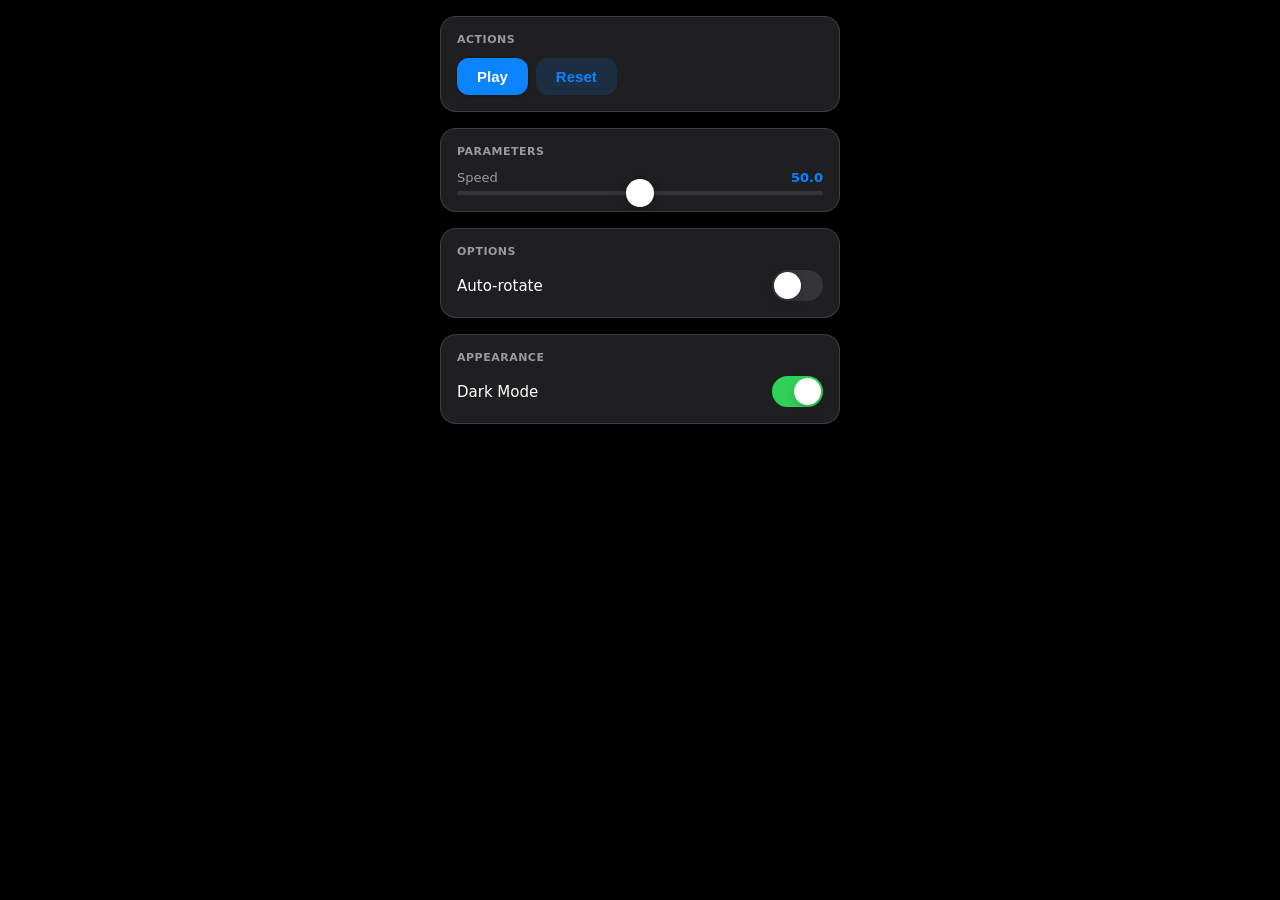
<file: simulator/acoustic_simulator/.claude/skills/matlab-uihtml-design/assets/base-template-clean.html>
<!DOCTYPE html>
<html data-theme="dark">
<head>
    <style>
        /* ===== THEME VARIABLES ===== */
        /* Replace these values with your chosen design style */

        :root {
            /* Light mode defaults */
            --color-bg-primary: #F2F2F7;
            --color-bg-secondary: #FFFFFF;
            --color-surface: rgba(255, 255, 255, 0.72);
            --color-accent: #007AFF;
            --color-accent-hover: rgba(0, 122, 255, 0.85);
            --color-accent-container: rgba(0, 122, 255, 0.12);
            --color-success: #34C759;
            --color-danger: #FF3B30;
            --color-text-primary: #000000;
            --color-text-secondary: rgba(60, 60, 67, 0.6);
            --color-text-muted: rgba(60, 60, 67, 0.3);
            --color-border: rgba(60, 60, 67, 0.12);
            --color-fill: rgba(120, 120, 128, 0.12);

            --font-family: -apple-system, BlinkMacSystemFont, 'SF Pro Display', system-ui, sans-serif;
            --font-size-xs: 11px;
            --font-size-sm: 13px;
            --font-size-md: 15px;
            --font-size-lg: 17px;

            --radius-sm: 8px;
            --radius-md: 12px;
            --radius-lg: 16px;

            --shadow-sm: 0 0.5px 1px rgba(0,0,0,0.04), 0 2px 8px rgba(0,0,0,0.06);
            --shadow-md: 0 2px 12px rgba(0,0,0,0.08), 0 0.5px 2px rgba(0,0,0,0.04);

            --transition-fast: 150ms cubic-bezier(0.25, 0.46, 0.45, 0.94);
            --transition-med: 280ms cubic-bezier(0.4, 0, 0.2, 1);

            --blur-amount: 20px;
        }

        [data-theme="dark"] {
            --color-bg-primary: #000000;
            --color-bg-secondary: #1C1C1E;
            --color-surface: rgba(44, 44, 46, 0.72);
            --color-accent: #0A84FF;
            --color-accent-hover: rgba(10, 132, 255, 0.85);
            --color-accent-container: rgba(10, 132, 255, 0.15);
            --color-success: #30D158;
            --color-danger: #FF453A;
            --color-text-primary: #FFFFFF;
            --color-text-secondary: rgba(235, 235, 245, 0.6);
            --color-text-muted: rgba(235, 235, 245, 0.3);
            --color-border: rgba(84, 84, 88, 0.6);
            --color-fill: rgba(120, 120, 128, 0.24);

            --shadow-sm: 0 1px 3px rgba(0,0,0,0.2), 0 0.5px 1px rgba(0,0,0,0.1);
            --shadow-md: 0 4px 16px rgba(0,0,0,0.3), 0 1px 4px rgba(0,0,0,0.2);
        }

        /* ===== BASE STYLES ===== */
        * {
            box-sizing: border-box;
            margin: 0;
            padding: 0;
        }

        body {
            font-family: var(--font-family);
            background: var(--color-bg-primary);
            color: var(--color-text-primary);
            padding: 16px;
            height: 100vh;
            overflow-y: auto;
            -webkit-font-smoothing: antialiased;
            -moz-osx-font-smoothing: grayscale;
        }

        ::-webkit-scrollbar { width: 4px; }
        ::-webkit-scrollbar-track { background: transparent; }
        ::-webkit-scrollbar-thumb {
            background: var(--color-border);
            border-radius: 2px;
        }

        /* ===== LAYOUT ===== */
        .controls-container {
            display: flex;
            flex-direction: column;
            gap: 16px;
            max-width: 400px;
            margin: 0 auto;
        }

        .panel {
            background: var(--color-surface);
            -webkit-backdrop-filter: blur(var(--blur-amount)) saturate(180%);
            backdrop-filter: blur(var(--blur-amount)) saturate(180%);
            border-radius: var(--radius-lg);
            padding: 16px;
            border: 0.5px solid var(--color-border);
            box-shadow: var(--shadow-sm);
            animation: fadeSlideIn 0.4s ease-out both;
        }

        .panel:nth-child(2) { animation-delay: 0.05s; }
        .panel:nth-child(3) { animation-delay: 0.1s; }
        .panel:nth-child(4) { animation-delay: 0.15s; }

        .section-label {
            font-size: var(--font-size-xs);
            font-weight: 600;
            text-transform: uppercase;
            letter-spacing: 0.5px;
            color: var(--color-text-secondary);
            margin-bottom: 12px;
        }

        /* ===== BUTTONS ===== */
        .button-group {
            display: flex;
            gap: 8px;
        }

        .btn {
            padding: 10px 20px;
            font-size: var(--font-size-md);
            font-weight: 600;
            border: none;
            border-radius: var(--radius-md);
            cursor: pointer;
            transition: all var(--transition-fast);
            position: relative;
            overflow: hidden;
        }

        .btn:active {
            transform: scale(0.97);
        }

        .btn-primary {
            background: var(--color-accent);
            color: #FFFFFF;
            box-shadow: var(--shadow-sm);
        }

        .btn-primary:hover {
            opacity: 0.85;
        }

        .btn-secondary {
            background: var(--color-accent-container);
            color: var(--color-accent);
        }

        .btn-secondary:hover {
            background: var(--color-fill);
        }

        .btn-danger {
            background: var(--color-danger);
            color: #FFFFFF;
        }

        /* ===== SLIDERS ===== */
        .slider-group {
            display: flex;
            flex-direction: column;
            gap: 6px;
        }

        .slider-header {
            display: flex;
            justify-content: space-between;
            align-items: center;
        }

        .slider-label {
            font-size: var(--font-size-sm);
            font-weight: 500;
            color: var(--color-text-secondary);
        }

        .slider-value {
            font-size: var(--font-size-sm);
            font-weight: 600;
            color: var(--color-accent);
            font-variant-numeric: tabular-nums;
        }

        input[type="range"] {
            -webkit-appearance: none;
            width: 100%;
            height: 4px;
            border-radius: 2px;
            background: var(--color-fill);
            outline: none;
            cursor: pointer;
        }

        input[type="range"]::-webkit-slider-thumb {
            -webkit-appearance: none;
            width: 28px;
            height: 28px;
            border-radius: 50%;
            background: #FFFFFF;
            box-shadow: 0 0.5px 4px rgba(0, 0, 0, 0.12),
                        0 6px 13px rgba(0, 0, 0, 0.12);
            cursor: pointer;
            transition: transform var(--transition-fast);
        }

        input[type="range"]:active::-webkit-slider-thumb {
            transform: scale(1.1);
        }

        input[type="range"]::-moz-range-thumb {
            width: 28px;
            height: 28px;
            border-radius: 50%;
            background: #FFFFFF;
            border: none;
            box-shadow: 0 0.5px 4px rgba(0, 0, 0, 0.12),
                        0 6px 13px rgba(0, 0, 0, 0.12);
            cursor: pointer;
        }

        /* ===== TOGGLES ===== */
        .toggle-group {
            display: flex;
            align-items: center;
            justify-content: space-between;
        }

        .toggle-label {
            font-size: var(--font-size-md);
            font-weight: 400;
            color: var(--color-text-primary);
        }

        .toggle {
            width: 51px;
            height: 31px;
            border-radius: 15.5px;
            background: var(--color-fill);
            position: relative;
            cursor: pointer;
            transition: background var(--transition-med);
            flex-shrink: 0;
        }

        .toggle.active {
            background: var(--color-success);
        }

        .toggle::after {
            content: '';
            position: absolute;
            width: 27px;
            height: 27px;
            border-radius: 50%;
            background: #FFFFFF;
            top: 2px;
            left: 2px;
            box-shadow: 0 3px 8px rgba(0, 0, 0, 0.15),
                        0 1px 1px rgba(0, 0, 0, 0.06);
            transition: transform var(--transition-med);
        }

        .toggle.active::after {
            transform: translateX(20px);
        }

        /* ===== ANIMATIONS ===== */
        @keyframes fadeSlideIn {
            from {
                opacity: 0;
                transform: translateY(8px);
            }
            to {
                opacity: 1;
                transform: translateY(0);
            }
        }
    </style>

    <script type="text/javascript">
        // ===== MATLAB UIHTML INTEGRATION =====

        function setup(htmlComponent) {
            window.htmlComponent = htmlComponent;

            // Listen for events from MATLAB
            htmlComponent.addEventListener("UpdateValues", function(event) {
                const data = event.Data;
                // Update component values from MATLAB
                // Example: if (data.sliderValue !== undefined) { ... }
            });

            htmlComponent.addEventListener("SetTheme", function(event) {
                document.documentElement.setAttribute('data-theme', event.Data.theme);
            });

            // Send initial state to MATLAB
            sendState();
        }

        // ===== STATE MANAGEMENT =====

        let state = {
            slider1: 50,
            toggle1: false
        };

        function sendState() {
            if (window.htmlComponent) {
                window.htmlComponent.sendEventToMATLAB("StateChange", state);
            }
        }

        // ===== COMPONENT HANDLERS =====

        function onSliderChange(name, value) {
            value = parseFloat(value);
            state[name] = value;

            // Update displayed value
            const display = document.getElementById(name + "Value");
            if (display) {
                display.textContent = value.toFixed(1);
            }

            if (window.htmlComponent) {
                window.htmlComponent.sendEventToMATLAB("SliderChange", {
                    control: name,
                    value: value
                });
            }
        }

        function onToggle(name) {
            state[name] = !state[name];
            const el = document.getElementById(name);
            el.classList.toggle('active');

            if (window.htmlComponent) {
                window.htmlComponent.sendEventToMATLAB("ToggleChange", {
                    control: name,
                    value: state[name]
                });
            }
        }

        function onButtonClick(action) {
            if (window.htmlComponent) {
                window.htmlComponent.sendEventToMATLAB("ButtonClick", {
                    action: action
                });
            }
        }

        // ===== THEME TOGGLE =====

        function toggleTheme() {
            const html = document.documentElement;
            const current = html.getAttribute('data-theme');
            const next = current === 'dark' ? 'light' : 'dark';
            html.setAttribute('data-theme', next);

            if (window.htmlComponent) {
                window.htmlComponent.sendEventToMATLAB("ThemeChange", { theme: next });
            }
        }
    </script>
</head>
<body>
    <div class="controls-container">

        <!-- Example: Buttons Panel -->
        <div class="panel">
            <div class="section-label">Actions</div>
            <div class="button-group">
                <button class="btn btn-primary" onclick="onButtonClick('play')">Play</button>
                <button class="btn btn-secondary" onclick="onButtonClick('reset')">Reset</button>
            </div>
        </div>

        <!-- Example: Slider Panel -->
        <div class="panel">
            <div class="section-label">Parameters</div>
            <div class="slider-group">
                <div class="slider-header">
                    <span class="slider-label">Speed</span>
                    <span id="slider1Value" class="slider-value">50.0</span>
                </div>
                <input type="range" id="slider1" min="0" max="100" step="0.1" value="50"
                       oninput="onSliderChange('slider1', this.value)">
            </div>
        </div>

        <!-- Example: Toggle Panel -->
        <div class="panel">
            <div class="section-label">Options</div>
            <div class="toggle-group">
                <span class="toggle-label">Auto-rotate</span>
                <div id="toggle1" class="toggle" onclick="onToggle('toggle1')"></div>
            </div>
        </div>

        <!-- Theme Toggle (for testing) -->
        <div class="panel">
            <div class="section-label">Appearance</div>
            <div class="toggle-group">
                <span class="toggle-label">Dark Mode</span>
                <div id="themeToggle" class="toggle active" onclick="toggleTheme()"></div>
            </div>
        </div>

    </div>
</body>
</html>
</file>
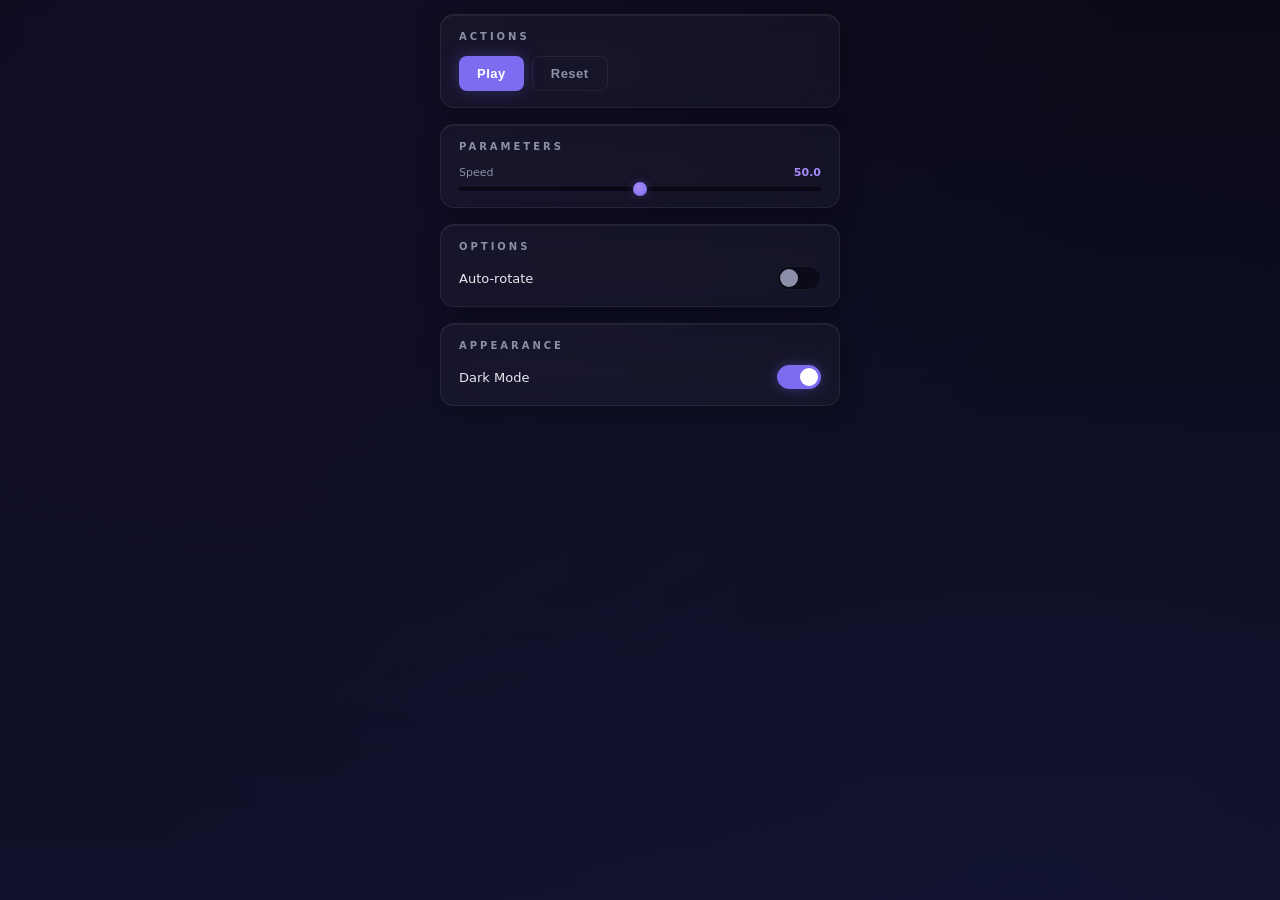
<file: simulator/acoustic_simulator/.claude/skills/matlab-uihtml-design/assets/base-template-cosmic-dark.html>
<!DOCTYPE html>
<html data-theme="dark">
<head>
    <style>
        /* ===== THEME VARIABLES — Cosmic Dark ===== */

        :root {
            /* Light mode (adapted) */
            --bg-deep: #f0f0f8;
            --bg-mid: #e8e8f4;
            --glass-bg: rgba(255, 255, 255, 0.8);
            --glass-bg-hover: rgba(255, 255, 255, 0.9);
            --glass-border: rgba(0, 0, 0, 0.08);
            --glass-highlight: rgba(255, 255, 255, 0.9);
            --accent-primary: #5b4cc4;
            --accent-secondary: #7c6cf0;
            --accent-glow: rgba(91, 76, 196, 0.2);
            --accent-glow-strong: rgba(91, 76, 196, 0.35);
            --danger: #e0459b;
            --danger-glow: rgba(224, 69, 155, 0.2);
            --text-primary: #1a1a2e;
            --text-secondary: #4a4e68;
            --text-muted: #8b8fa8;

            --font-family: 'Segoe UI', 'SF Pro Display', -apple-system, system-ui, sans-serif;
            --radius-sm: 8px;
            --radius-md: 14px;
            --transition-fast: 150ms cubic-bezier(0.4, 0, 0.2, 1);
            --transition-med: 280ms cubic-bezier(0.4, 0, 0.2, 1);
        }

        [data-theme="dark"] {
            --bg-deep: #0a0a18;
            --bg-mid: #10102a;
            --glass-bg: rgba(255, 255, 255, 0.03);
            --glass-bg-hover: rgba(255, 255, 255, 0.05);
            --glass-border: rgba(255, 255, 255, 0.07);
            --glass-highlight: rgba(255, 255, 255, 0.06);
            --accent-primary: #7c6cf0;
            --accent-secondary: #a78bfa;
            --accent-glow: rgba(124, 108, 240, 0.35);
            --accent-glow-strong: rgba(124, 108, 240, 0.55);
            --danger: #f472b6;
            --danger-glow: rgba(244, 114, 182, 0.35);
            --text-primary: #e8e8f0;
            --text-secondary: #8b8fa8;
            --text-muted: #5a5e78;
        }

        /* ===== BASE STYLES ===== */
        * {
            box-sizing: border-box;
            margin: 0;
            padding: 0;
        }

        body {
            font-family: var(--font-family);
            background:
                radial-gradient(ellipse at 20% 0%, rgba(60, 40, 120, 0.15) 0%, transparent 60%),
                radial-gradient(ellipse at 80% 100%, rgba(30, 50, 100, 0.12) 0%, transparent 60%),
                linear-gradient(180deg, var(--bg-deep) 0%, var(--bg-mid) 100%);
            color: var(--text-primary);
            padding: 14px;
            height: 100vh;
            overflow-y: auto;
            -webkit-font-smoothing: antialiased;
            -moz-osx-font-smoothing: grayscale;
        }

        ::-webkit-scrollbar { width: 4px; }
        ::-webkit-scrollbar-track { background: transparent; }
        ::-webkit-scrollbar-thumb {
            background: var(--glass-border);
            border-radius: 2px;
        }

        /* ===== LAYOUT ===== */
        .controls-container {
            display: flex;
            flex-direction: column;
            gap: 16px;
            max-width: 400px;
            margin: 0 auto;
        }

        .panel {
            background: var(--glass-bg);
            -webkit-backdrop-filter: blur(12px);
            backdrop-filter: blur(12px);
            border-radius: var(--radius-md);
            padding: 16px 18px;
            border: 1px solid var(--glass-border);
            box-shadow:
                inset 0 1px 0 var(--glass-highlight),
                0 4px 24px rgba(0, 0, 0, 0.3),
                0 0 1px rgba(255, 255, 255, 0.05);
            animation: fadeSlideIn 0.4s ease-out both;
        }

        .panel:hover {
            background: var(--glass-bg-hover);
        }

        .panel:nth-child(2) { animation-delay: 0.1s; }
        .panel:nth-child(3) { animation-delay: 0.2s; }
        .panel:nth-child(4) { animation-delay: 0.3s; }

        .section-label {
            font-size: 10px;
            font-weight: 700;
            text-transform: uppercase;
            letter-spacing: 3px;
            color: var(--text-secondary);
            margin-bottom: 14px;
        }

        /* ===== BUTTONS ===== */
        .button-group {
            display: flex;
            gap: 8px;
        }

        .btn {
            padding: 9px 18px;
            font-size: 13px;
            font-weight: 600;
            letter-spacing: 0.5px;
            border: none;
            border-radius: var(--radius-sm);
            cursor: pointer;
            transition: all var(--transition-med);
            position: relative;
            overflow: hidden;
        }

        .btn:active {
            transform: scale(0.97);
        }

        .btn-primary {
            background: var(--accent-primary);
            color: white;
            box-shadow: 0 0 16px var(--accent-glow), 0 2px 8px rgba(0, 0, 0, 0.3);
        }

        .btn-primary:hover {
            background: var(--accent-secondary);
            box-shadow: 0 0 24px var(--accent-glow-strong), 0 2px 12px rgba(0, 0, 0, 0.4);
            transform: scale(1.03);
        }

        .btn-secondary {
            background: transparent;
            color: var(--text-secondary);
            border: 1px solid var(--glass-border);
        }

        .btn-secondary:hover {
            background: rgba(255, 255, 255, 0.06);
            border-color: rgba(255, 255, 255, 0.15);
            color: var(--text-primary);
            transform: scale(1.03);
        }

        .btn-danger {
            background: var(--danger);
            color: white;
            box-shadow: 0 0 16px var(--danger-glow), 0 2px 8px rgba(0, 0, 0, 0.3);
            animation: subtlePulse 2s ease-in-out infinite;
        }

        @keyframes subtlePulse {
            0%, 100% { box-shadow: 0 0 12px var(--danger-glow); }
            50% { box-shadow: 0 0 22px rgba(244, 114, 182, 0.5); }
        }

        /* ===== SLIDERS ===== */
        .slider-group {
            display: flex;
            flex-direction: column;
            gap: 8px;
        }

        .slider-header {
            display: flex;
            justify-content: space-between;
            align-items: center;
        }

        .slider-label {
            font-size: 11px;
            font-weight: 500;
            color: var(--text-secondary);
        }

        .slider-value {
            font-size: 11px;
            font-weight: 700;
            color: var(--accent-secondary);
            font-variant-numeric: tabular-nums;
        }

        input[type="range"] {
            -webkit-appearance: none;
            width: 100%;
            height: 4px;
            border-radius: 2px;
            background: var(--bg-deep);
            box-shadow: inset 0 1px 2px rgba(0, 0, 0, 0.5);
            outline: none;
            cursor: pointer;
        }

        input[type="range"]::-webkit-slider-thumb {
            -webkit-appearance: none;
            width: 14px;
            height: 14px;
            border-radius: 50%;
            background: radial-gradient(circle at 40% 40%, var(--accent-secondary) 0%, var(--accent-primary) 100%);
            box-shadow: 0 0 8px var(--accent-glow), 0 2px 4px rgba(0, 0, 0, 0.3);
            cursor: pointer;
            transition: all var(--transition-fast);
        }

        input[type="range"]:hover::-webkit-slider-thumb {
            transform: scale(1.2);
            box-shadow: 0 0 14px var(--accent-glow-strong);
        }

        input[type="range"]:active::-webkit-slider-thumb {
            transform: scale(1.3);
            box-shadow: 0 0 18px var(--accent-glow-strong);
        }

        input[type="range"]::-moz-range-thumb {
            width: 14px;
            height: 14px;
            border-radius: 50%;
            background: radial-gradient(circle at 40% 40%, var(--accent-secondary) 0%, var(--accent-primary) 100%);
            border: none;
            box-shadow: 0 0 8px var(--accent-glow), 0 2px 4px rgba(0, 0, 0, 0.3);
            cursor: pointer;
        }

        /* ===== TOGGLES ===== */
        .toggle-group {
            display: flex;
            align-items: center;
            justify-content: space-between;
        }

        .toggle-label {
            font-size: 13px;
            font-weight: 400;
            color: var(--text-primary);
        }

        .toggle {
            width: 44px;
            height: 24px;
            border-radius: 12px;
            background: var(--bg-deep);
            border: 1px solid var(--glass-border);
            position: relative;
            cursor: pointer;
            transition: all var(--transition-med);
            flex-shrink: 0;
        }

        .toggle.active {
            background: var(--accent-primary);
            border-color: var(--accent-primary);
            box-shadow: 0 0 12px var(--accent-glow);
        }

        .toggle::after {
            content: '';
            position: absolute;
            width: 18px;
            height: 18px;
            border-radius: 50%;
            background: var(--text-secondary);
            top: 2px;
            left: 2px;
            transition: all var(--transition-med);
        }

        .toggle.active::after {
            transform: translateX(20px);
            background: white;
            box-shadow: 0 0 6px var(--accent-glow);
        }

        /* ===== ANIMATIONS ===== */
        @keyframes fadeSlideIn {
            from {
                opacity: 0;
                transform: translateY(8px);
            }
            to {
                opacity: 1;
                transform: translateY(0);
            }
        }
    </style>

    <script type="text/javascript">
        // ===== MATLAB UIHTML INTEGRATION =====

        function setup(htmlComponent) {
            window.htmlComponent = htmlComponent;

            htmlComponent.addEventListener("UpdateValues", function(event) {
                const data = event.Data;
            });

            htmlComponent.addEventListener("SetTheme", function(event) {
                document.documentElement.setAttribute('data-theme', event.Data.theme);
            });

            sendState();
        }

        // ===== STATE MANAGEMENT =====

        let state = {
            slider1: 50,
            toggle1: false
        };

        function sendState() {
            if (window.htmlComponent) {
                window.htmlComponent.sendEventToMATLAB("StateChange", state);
            }
        }

        // ===== COMPONENT HANDLERS =====

        function onSliderChange(name, value) {
            value = parseFloat(value);
            state[name] = value;

            const display = document.getElementById(name + "Value");
            if (display) {
                display.textContent = value.toFixed(1);
            }

            if (window.htmlComponent) {
                window.htmlComponent.sendEventToMATLAB("SliderChange", {
                    control: name,
                    value: value
                });
            }
        }

        function onToggle(name) {
            state[name] = !state[name];
            const el = document.getElementById(name);
            el.classList.toggle('active');

            if (window.htmlComponent) {
                window.htmlComponent.sendEventToMATLAB("ToggleChange", {
                    control: name,
                    value: state[name]
                });
            }
        }

        function onButtonClick(action) {
            if (window.htmlComponent) {
                window.htmlComponent.sendEventToMATLAB("ButtonClick", {
                    action: action
                });
            }
        }

        // ===== THEME TOGGLE =====

        function toggleTheme() {
            const html = document.documentElement;
            const current = html.getAttribute('data-theme');
            const next = current === 'dark' ? 'light' : 'dark';
            html.setAttribute('data-theme', next);

            if (window.htmlComponent) {
                window.htmlComponent.sendEventToMATLAB("ThemeChange", { theme: next });
            }
        }
    </script>
</head>
<body>
    <div class="controls-container">

        <!-- Buttons Panel -->
        <div class="panel">
            <div class="section-label">Actions</div>
            <div class="button-group">
                <button class="btn btn-primary" onclick="onButtonClick('play')">Play</button>
                <button class="btn btn-secondary" onclick="onButtonClick('reset')">Reset</button>
            </div>
        </div>

        <!-- Slider Panel -->
        <div class="panel">
            <div class="section-label">Parameters</div>
            <div class="slider-group">
                <div class="slider-header">
                    <span class="slider-label">Speed</span>
                    <span id="slider1Value" class="slider-value">50.0</span>
                </div>
                <input type="range" id="slider1" min="0" max="100" step="0.1" value="50"
                       oninput="onSliderChange('slider1', this.value)">
            </div>
        </div>

        <!-- Toggle Panel -->
        <div class="panel">
            <div class="section-label">Options</div>
            <div class="toggle-group">
                <span class="toggle-label">Auto-rotate</span>
                <div id="toggle1" class="toggle" onclick="onToggle('toggle1')"></div>
            </div>
        </div>

        <!-- Theme Toggle -->
        <div class="panel">
            <div class="section-label">Appearance</div>
            <div class="toggle-group">
                <span class="toggle-label">Dark Mode</span>
                <div id="themeToggle" class="toggle active" onclick="toggleTheme()"></div>
            </div>
        </div>

    </div>
</body>
</html>
</file>
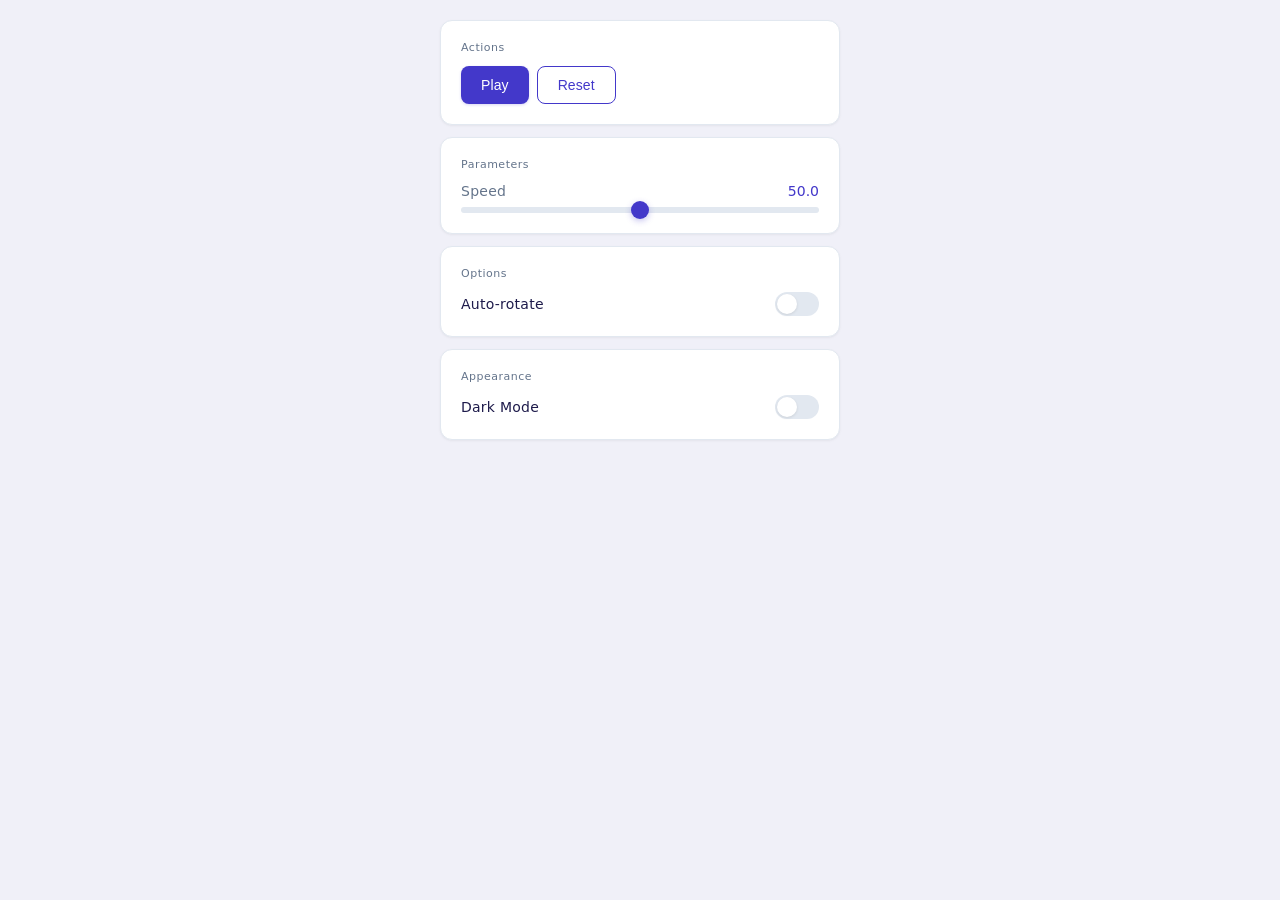
<file: simulator/acoustic_simulator/.claude/skills/matlab-uihtml-design/assets/base-template-dashboard-light.html>
<!DOCTYPE html>
<html data-theme="light">
<head>
    <style>
        /* ===== THEME VARIABLES — Dashboard Light ===== */

        :root {
            /* Light mode (default for this style) */
            --color-bg: #f0f0f8;
            --color-surface: #FFFFFF;
            --color-primary: #4338ca;
            --color-primary-light: #e0e7ff;
            --color-on-primary: #FFFFFF;
            --color-success: #16a34a;
            --color-danger: #dc2626;
            --color-text-primary: #1e1b4b;
            --color-text-secondary: #64748b;
            --color-text-muted: #94a3b8;
            --color-border: #e2e8f0;
            --color-border-subtle: #f1f5f9;

            --font-family: 'Inter', -apple-system, BlinkMacSystemFont, 'Segoe UI', system-ui, sans-serif;
            --radius-card: 12px;
            --radius-btn: 8px;
            --radius-pill: 9999px;
            --shadow-card: 0 1px 3px rgba(0, 0, 0, 0.04), 0 1px 2px rgba(0, 0, 0, 0.02);
            --transition-standard: 200ms cubic-bezier(0.4, 0, 0.2, 1);
        }

        [data-theme="dark"] {
            --color-bg: #0f172a;
            --color-surface: #1e293b;
            --color-primary: #818cf8;
            --color-primary-light: rgba(129, 140, 248, 0.15);
            --color-on-primary: #FFFFFF;
            --color-success: #4ade80;
            --color-danger: #f87171;
            --color-text-primary: #f1f5f9;
            --color-text-secondary: #94a3b8;
            --color-text-muted: #475569;
            --color-border: #334155;
            --color-border-subtle: #1e293b;

            --shadow-card: 0 1px 3px rgba(0, 0, 0, 0.2), 0 1px 2px rgba(0, 0, 0, 0.1);
        }

        /* ===== BASE STYLES ===== */
        * {
            box-sizing: border-box;
            margin: 0;
            padding: 0;
        }

        body {
            font-family: var(--font-family);
            background: var(--color-bg);
            color: var(--color-text-primary);
            padding: 20px;
            height: 100vh;
            overflow-y: auto;
            -webkit-font-smoothing: antialiased;
            -moz-osx-font-smoothing: grayscale;
        }

        ::-webkit-scrollbar { width: 4px; }
        ::-webkit-scrollbar-track { background: transparent; }
        ::-webkit-scrollbar-thumb {
            background: var(--color-border);
            border-radius: 2px;
        }

        /* ===== LAYOUT ===== */
        .controls-container {
            display: flex;
            flex-direction: column;
            gap: 12px;
            max-width: 400px;
            margin: 0 auto;
        }

        .panel {
            background: var(--color-surface);
            border-radius: var(--radius-card);
            padding: 20px;
            border: 1px solid var(--color-border);
            box-shadow: var(--shadow-card);
            animation: fadeIn 0.3s ease-out both;
        }

        .panel:nth-child(2) { animation-delay: 0.03s; }
        .panel:nth-child(3) { animation-delay: 0.06s; }
        .panel:nth-child(4) { animation-delay: 0.09s; }

        .section-label {
            font-size: 11px;
            font-weight: 500;
            letter-spacing: 0.5px;
            color: var(--color-text-secondary);
            margin-bottom: 12px;
        }

        /* ===== BUTTONS ===== */
        .button-group {
            display: flex;
            gap: 8px;
        }

        .btn {
            padding: 10px 20px;
            font-size: 14px;
            font-weight: 500;
            letter-spacing: 0.1px;
            border: none;
            border-radius: var(--radius-btn);
            cursor: pointer;
            transition: all var(--transition-standard);
        }

        .btn:active {
            transform: scale(0.98);
        }

        .btn-primary {
            background: var(--color-primary);
            color: var(--color-on-primary);
            box-shadow: 0 1px 3px rgba(67, 56, 202, 0.2);
        }

        .btn-primary:hover {
            box-shadow: 0 2px 8px rgba(67, 56, 202, 0.3);
        }

        .btn-secondary {
            background: transparent;
            color: var(--color-primary);
            border: 1.5px solid var(--color-primary);
        }

        .btn-secondary:hover {
            background: rgba(67, 56, 202, 0.05);
        }

        /* ===== SLIDERS ===== */
        .slider-group {
            display: flex;
            flex-direction: column;
            gap: 8px;
        }

        .slider-header {
            display: flex;
            justify-content: space-between;
            align-items: center;
        }

        .slider-label {
            font-size: 14px;
            font-weight: 400;
            color: var(--color-text-secondary);
            letter-spacing: 0.25px;
        }

        .slider-value {
            font-size: 14px;
            font-weight: 500;
            color: var(--color-primary);
            font-variant-numeric: tabular-nums;
        }

        input[type="range"] {
            -webkit-appearance: none;
            width: 100%;
            height: 6px;
            border-radius: 3px;
            background: var(--color-border);
            outline: none;
            cursor: pointer;
        }

        input[type="range"]::-webkit-slider-thumb {
            -webkit-appearance: none;
            width: 18px;
            height: 18px;
            border-radius: 50%;
            background: var(--color-primary);
            cursor: pointer;
            box-shadow: 0 2px 6px rgba(67, 56, 202, 0.3);
            transition: transform 150ms ease;
        }

        input[type="range"]:active::-webkit-slider-thumb {
            transform: scale(1.15);
        }

        input[type="range"]::-moz-range-thumb {
            width: 18px;
            height: 18px;
            border-radius: 50%;
            background: var(--color-primary);
            border: none;
            box-shadow: 0 2px 6px rgba(67, 56, 202, 0.3);
        }

        /* ===== TOGGLES ===== */
        .toggle-group {
            display: flex;
            align-items: center;
            justify-content: space-between;
        }

        .toggle-label {
            font-size: 14px;
            font-weight: 400;
            color: var(--color-text-primary);
            letter-spacing: 0.25px;
        }

        .toggle {
            width: 44px;
            height: 24px;
            border-radius: 12px;
            background: var(--color-border);
            position: relative;
            cursor: pointer;
            transition: background 250ms ease;
            flex-shrink: 0;
        }

        .toggle.active {
            background: var(--color-primary);
        }

        .toggle::after {
            content: '';
            position: absolute;
            width: 20px;
            height: 20px;
            border-radius: 50%;
            background: #FFFFFF;
            top: 2px;
            left: 2px;
            box-shadow: 0 1px 3px rgba(0, 0, 0, 0.1);
            transition: transform 250ms cubic-bezier(0.4, 0, 0.2, 1);
        }

        .toggle.active::after {
            transform: translateX(20px);
        }

        /* ===== ANIMATIONS ===== */
        @keyframes fadeIn {
            from { opacity: 0; }
            to { opacity: 1; }
        }
    </style>

    <script type="text/javascript">
        // ===== MATLAB UIHTML INTEGRATION =====

        function setup(htmlComponent) {
            window.htmlComponent = htmlComponent;

            htmlComponent.addEventListener("UpdateValues", function(event) {
                const data = event.Data;
            });

            htmlComponent.addEventListener("SetTheme", function(event) {
                document.documentElement.setAttribute('data-theme', event.Data.theme);
            });

            sendState();
        }

        // ===== STATE MANAGEMENT =====

        let state = {
            slider1: 50,
            toggle1: false
        };

        function sendState() {
            if (window.htmlComponent) {
                window.htmlComponent.sendEventToMATLAB("StateChange", state);
            }
        }

        // ===== COMPONENT HANDLERS =====

        function onSliderChange(name, value) {
            value = parseFloat(value);
            state[name] = value;

            const display = document.getElementById(name + "Value");
            if (display) {
                display.textContent = value.toFixed(1);
            }

            if (window.htmlComponent) {
                window.htmlComponent.sendEventToMATLAB("SliderChange", {
                    control: name,
                    value: value
                });
            }
        }

        function onToggle(name) {
            state[name] = !state[name];
            const el = document.getElementById(name);
            el.classList.toggle('active');

            if (window.htmlComponent) {
                window.htmlComponent.sendEventToMATLAB("ToggleChange", {
                    control: name,
                    value: state[name]
                });
            }
        }

        function onButtonClick(action) {
            if (window.htmlComponent) {
                window.htmlComponent.sendEventToMATLAB("ButtonClick", {
                    action: action
                });
            }
        }

        // ===== THEME TOGGLE =====

        function toggleTheme() {
            const html = document.documentElement;
            const current = html.getAttribute('data-theme');
            const next = current === 'dark' ? 'light' : 'dark';
            html.setAttribute('data-theme', next);

            if (window.htmlComponent) {
                window.htmlComponent.sendEventToMATLAB("ThemeChange", { theme: next });
            }
        }
    </script>
</head>
<body>
    <div class="controls-container">

        <!-- Buttons Panel -->
        <div class="panel">
            <div class="section-label">Actions</div>
            <div class="button-group">
                <button class="btn btn-primary" onclick="onButtonClick('play')">Play</button>
                <button class="btn btn-secondary" onclick="onButtonClick('reset')">Reset</button>
            </div>
        </div>

        <!-- Slider Panel -->
        <div class="panel">
            <div class="section-label">Parameters</div>
            <div class="slider-group">
                <div class="slider-header">
                    <span class="slider-label">Speed</span>
                    <span id="slider1Value" class="slider-value">50.0</span>
                </div>
                <input type="range" id="slider1" min="0" max="100" step="0.1" value="50"
                       oninput="onSliderChange('slider1', this.value)">
            </div>
        </div>

        <!-- Toggle Panel -->
        <div class="panel">
            <div class="section-label">Options</div>
            <div class="toggle-group">
                <span class="toggle-label">Auto-rotate</span>
                <div id="toggle1" class="toggle" onclick="onToggle('toggle1')"></div>
            </div>
        </div>

        <!-- Theme Toggle -->
        <div class="panel">
            <div class="section-label">Appearance</div>
            <div class="toggle-group">
                <span class="toggle-label">Dark Mode</span>
                <div id="themeToggle" class="toggle" onclick="toggleTheme()"></div>
            </div>
        </div>

    </div>
</body>
</html>
</file>
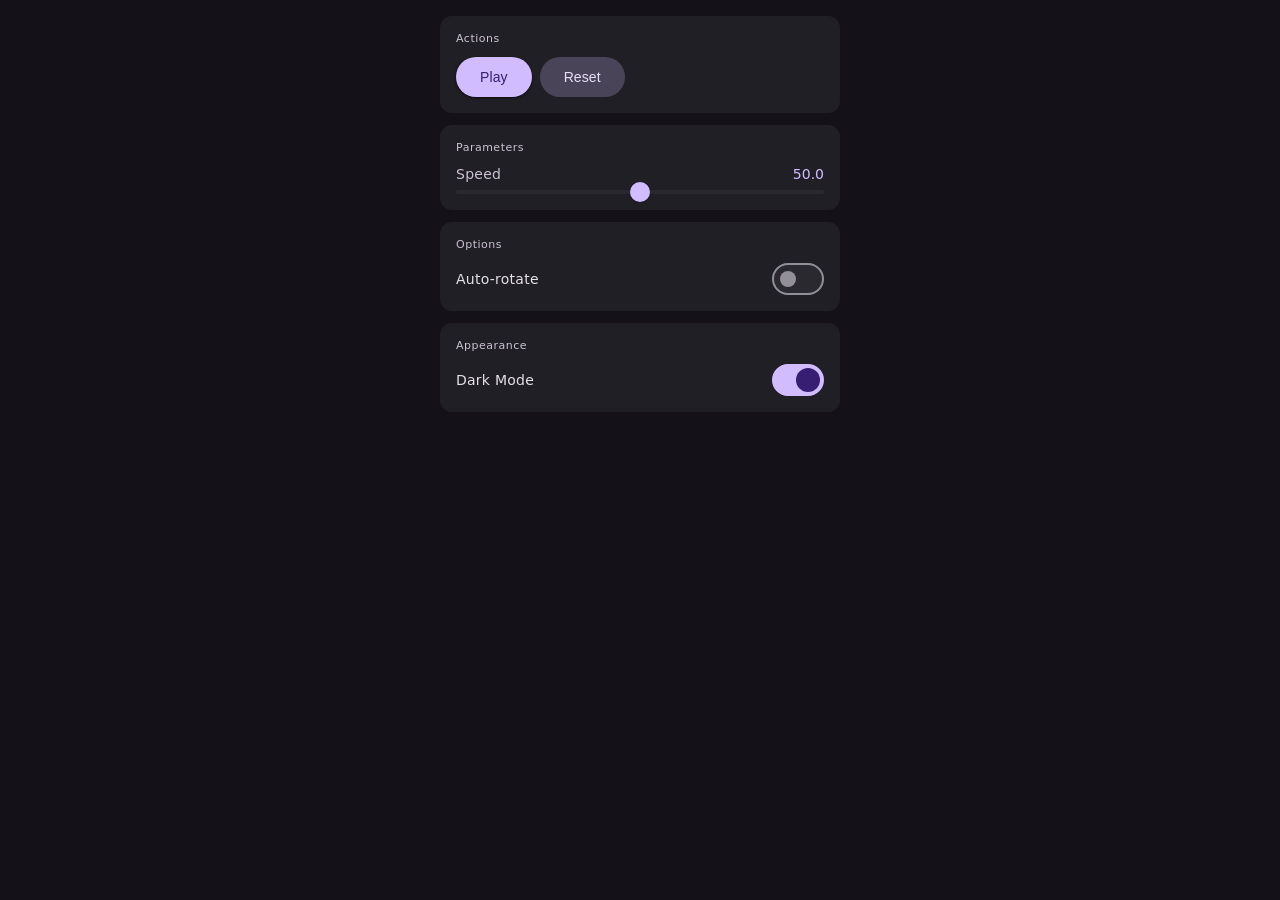
<file: simulator/acoustic_simulator/.claude/skills/matlab-uihtml-design/assets/base-template-material.html>
<!DOCTYPE html>
<html data-theme="dark">
<head>
    <style>
        /* ===== THEME VARIABLES — Material Design 3 ===== */

        :root {
            /* Light mode defaults (Purple seed) */
            --md-background: #FEF7FF;
            --md-surface: #FEF7FF;
            --md-surface-container: #F3EDF7;
            --md-surface-container-high: #ECE6F0;
            --md-primary: #6750A4;
            --md-primary-container: #EADDFF;
            --md-on-primary: #FFFFFF;
            --md-on-primary-container: #21005D;
            --md-secondary: #625B71;
            --md-secondary-container: #E8DEF8;
            --md-on-secondary-container: #1D192B;
            --md-tertiary: #7D5260;
            --md-error: #B3261E;
            --md-outline: #79747E;
            --md-outline-variant: #CAC4D0;
            --md-on-surface: #1D1B20;
            --md-on-surface-variant: #49454F;

            --font-family: 'Roboto Flex', 'Google Sans', Roboto, system-ui, sans-serif;
            --font-size-label-lg: 14px;
            --font-size-body-md: 14px;
            --font-size-body-sm: 12px;
            --font-size-title-md: 16px;
            --font-size-label-sm: 11px;

            --radius-sm: 8px;
            --radius-md: 12px;
            --radius-lg: 16px;
            --radius-full: 20px;

            --shadow-1: 0 1px 2px rgba(0,0,0,0.3), 0 1px 3px rgba(0,0,0,0.15);
            --shadow-2: 0 2px 6px rgba(0,0,0,0.15), 0 1px 2px rgba(0,0,0,0.3);

            --transition-standard: 300ms cubic-bezier(0.2, 0, 0, 1);
            --transition-fast: 150ms ease;
        }

        [data-theme="dark"] {
            --md-background: #141218;
            --md-surface: #141218;
            --md-surface-container: #211F26;
            --md-surface-container-high: #2B2930;
            --md-primary: #D0BCFF;
            --md-primary-container: #4F378B;
            --md-on-primary: #381E72;
            --md-on-primary-container: #EADDFF;
            --md-secondary: #CCC2DC;
            --md-secondary-container: #4A4458;
            --md-on-secondary-container: #E8DEF8;
            --md-tertiary: #EFB8C8;
            --md-error: #F2B8B5;
            --md-outline: #938F99;
            --md-outline-variant: #49454F;
            --md-on-surface: #E6E0E9;
            --md-on-surface-variant: #CAC4D0;

            --shadow-1: 0 1px 3px rgba(0,0,0,0.4), 0 1px 2px rgba(0,0,0,0.3);
            --shadow-2: 0 2px 8px rgba(0,0,0,0.4), 0 1px 3px rgba(0,0,0,0.3);
        }

        /* ===== BASE STYLES ===== */
        * {
            box-sizing: border-box;
            margin: 0;
            padding: 0;
        }

        body {
            font-family: var(--font-family);
            background: var(--md-background);
            color: var(--md-on-surface);
            padding: 16px;
            height: 100vh;
            overflow-y: auto;
            -webkit-font-smoothing: antialiased;
            -moz-osx-font-smoothing: grayscale;
        }

        ::-webkit-scrollbar { width: 4px; }
        ::-webkit-scrollbar-track { background: transparent; }
        ::-webkit-scrollbar-thumb {
            background: var(--md-outline-variant);
            border-radius: 2px;
        }

        /* ===== LAYOUT ===== */
        .controls-container {
            display: flex;
            flex-direction: column;
            gap: 12px;
            max-width: 400px;
            margin: 0 auto;
        }

        .panel {
            background: var(--md-surface-container);
            border-radius: var(--radius-md);
            padding: 16px;
            transition: background 200ms ease, box-shadow 200ms ease;
            animation: fadeScaleIn 0.4s cubic-bezier(0.05, 0.7, 0.1, 1) both;
        }

        .panel:hover {
            background: var(--md-surface-container-high);
            box-shadow: 0 2px 8px rgba(0,0,0,0.08);
        }

        .panel:nth-child(2) { animation-delay: 0.05s; }
        .panel:nth-child(3) { animation-delay: 0.1s; }
        .panel:nth-child(4) { animation-delay: 0.15s; }

        .section-label {
            font-size: var(--font-size-label-sm);
            font-weight: 500;
            letter-spacing: 0.5px;
            color: var(--md-on-surface-variant);
            margin-bottom: 12px;
        }

        /* ===== BUTTONS ===== */
        .button-group {
            display: flex;
            gap: 8px;
        }

        .btn {
            padding: 10px 24px;
            font-size: var(--font-size-label-lg);
            font-weight: 500;
            letter-spacing: 0.1px;
            border: none;
            border-radius: var(--radius-full);
            height: 40px;
            cursor: pointer;
            position: relative;
            overflow: hidden;
            transition: all var(--transition-standard);
        }

        .btn::before {
            content: '';
            position: absolute;
            inset: 0;
            border-radius: inherit;
            background: currentColor;
            opacity: 0;
            transition: opacity 200ms ease;
        }

        .btn:hover::before { opacity: 0.08; }
        .btn:active::before { opacity: 0.12; }
        .btn:active { transform: scale(0.98); }

        .btn-primary {
            background: var(--md-primary);
            color: var(--md-on-primary);
            box-shadow: var(--shadow-1);
        }

        .btn-primary:hover {
            box-shadow: var(--shadow-2);
        }

        .btn-secondary {
            background: var(--md-secondary-container);
            color: var(--md-on-secondary-container);
        }

        .btn-outlined {
            background: transparent;
            color: var(--md-primary);
            border: 1px solid var(--md-outline);
        }

        .btn-danger {
            background: var(--md-error);
            color: #FFFFFF;
        }

        /* ===== SLIDERS ===== */
        .slider-group {
            display: flex;
            flex-direction: column;
            gap: 8px;
        }

        .slider-header {
            display: flex;
            justify-content: space-between;
            align-items: center;
        }

        .slider-label {
            font-size: var(--font-size-body-md);
            font-weight: 400;
            color: var(--md-on-surface-variant);
            letter-spacing: 0.25px;
        }

        .slider-value {
            font-size: var(--font-size-body-md);
            font-weight: 500;
            color: var(--md-primary);
            font-variant-numeric: tabular-nums;
        }

        input[type="range"] {
            -webkit-appearance: none;
            width: 100%;
            height: 4px;
            border-radius: 2px;
            background: var(--md-surface-container-high);
            outline: none;
            cursor: pointer;
        }

        input[type="range"]::-webkit-slider-thumb {
            -webkit-appearance: none;
            width: 20px;
            height: 20px;
            border-radius: 50%;
            background: var(--md-primary);
            cursor: pointer;
            box-shadow: 0 1px 3px rgba(0,0,0,0.2);
            transition: transform var(--transition-fast), box-shadow var(--transition-fast);
        }

        input[type="range"]:hover::-webkit-slider-thumb {
            box-shadow: 0 0 0 8px rgba(103, 80, 164, 0.12);
        }

        input[type="range"]:active::-webkit-slider-thumb {
            transform: scale(1.2);
            box-shadow: 0 0 0 12px rgba(103, 80, 164, 0.12);
        }

        input[type="range"]::-moz-range-thumb {
            width: 20px;
            height: 20px;
            border-radius: 50%;
            background: var(--md-primary);
            border: none;
            box-shadow: 0 1px 3px rgba(0,0,0,0.2);
            cursor: pointer;
        }

        /* ===== TOGGLES (Switch) ===== */
        .toggle-group {
            display: flex;
            align-items: center;
            justify-content: space-between;
        }

        .toggle-label {
            font-size: var(--font-size-body-md);
            font-weight: 400;
            color: var(--md-on-surface);
            letter-spacing: 0.25px;
        }

        .switch {
            width: 52px;
            height: 32px;
            border-radius: 16px;
            background: var(--md-surface-container-high);
            border: 2px solid var(--md-outline);
            position: relative;
            cursor: pointer;
            transition: background var(--transition-standard), border-color var(--transition-standard);
            flex-shrink: 0;
        }

        .switch.active {
            background: var(--md-primary);
            border-color: var(--md-primary);
        }

        .switch::after {
            content: '';
            position: absolute;
            width: 16px;
            height: 16px;
            border-radius: 50%;
            background: var(--md-outline);
            top: 6px;
            left: 6px;
            transition: transform 300ms cubic-bezier(0.175, 0.885, 0.32, 1.275),
                        width 300ms ease, height 300ms ease,
                        top 300ms ease, left 300ms ease,
                        background 300ms ease;
        }

        .switch.active::after {
            transform: translateX(20px);
            width: 24px;
            height: 24px;
            top: 2px;
            left: 2px;
            background: var(--md-on-primary);
        }

        /* ===== ANIMATIONS ===== */
        @keyframes fadeScaleIn {
            from {
                opacity: 0;
                transform: scale(0.92);
            }
            to {
                opacity: 1;
                transform: scale(1);
            }
        }
    </style>

    <script type="text/javascript">
        // ===== MATLAB UIHTML INTEGRATION =====

        function setup(htmlComponent) {
            window.htmlComponent = htmlComponent;

            htmlComponent.addEventListener("UpdateValues", function(event) {
                const data = event.Data;
            });

            htmlComponent.addEventListener("SetTheme", function(event) {
                document.documentElement.setAttribute('data-theme', event.Data.theme);
            });

            sendState();
        }

        // ===== STATE MANAGEMENT =====

        let state = {
            slider1: 50,
            toggle1: false
        };

        function sendState() {
            if (window.htmlComponent) {
                window.htmlComponent.sendEventToMATLAB("StateChange", state);
            }
        }

        // ===== COMPONENT HANDLERS =====

        function onSliderChange(name, value) {
            value = parseFloat(value);
            state[name] = value;

            const display = document.getElementById(name + "Value");
            if (display) {
                display.textContent = value.toFixed(1);
            }

            if (window.htmlComponent) {
                window.htmlComponent.sendEventToMATLAB("SliderChange", {
                    control: name,
                    value: value
                });
            }
        }

        function onToggle(name) {
            state[name] = !state[name];
            const el = document.getElementById(name);
            el.classList.toggle('active');

            if (window.htmlComponent) {
                window.htmlComponent.sendEventToMATLAB("ToggleChange", {
                    control: name,
                    value: state[name]
                });
            }
        }

        function onButtonClick(action) {
            if (window.htmlComponent) {
                window.htmlComponent.sendEventToMATLAB("ButtonClick", {
                    action: action
                });
            }
        }

        // ===== THEME TOGGLE =====

        function toggleTheme() {
            const html = document.documentElement;
            const current = html.getAttribute('data-theme');
            const next = current === 'dark' ? 'light' : 'dark';
            html.setAttribute('data-theme', next);

            if (window.htmlComponent) {
                window.htmlComponent.sendEventToMATLAB("ThemeChange", { theme: next });
            }
        }
    </script>
</head>
<body>
    <div class="controls-container">

        <!-- Buttons Panel -->
        <div class="panel">
            <div class="section-label">Actions</div>
            <div class="button-group">
                <button class="btn btn-primary" onclick="onButtonClick('play')">Play</button>
                <button class="btn btn-secondary" onclick="onButtonClick('reset')">Reset</button>
            </div>
        </div>

        <!-- Slider Panel -->
        <div class="panel">
            <div class="section-label">Parameters</div>
            <div class="slider-group">
                <div class="slider-header">
                    <span class="slider-label">Speed</span>
                    <span id="slider1Value" class="slider-value">50.0</span>
                </div>
                <input type="range" id="slider1" min="0" max="100" step="0.1" value="50"
                       oninput="onSliderChange('slider1', this.value)">
            </div>
        </div>

        <!-- Toggle Panel -->
        <div class="panel">
            <div class="section-label">Options</div>
            <div class="toggle-group">
                <span class="toggle-label">Auto-rotate</span>
                <div id="toggle1" class="switch" onclick="onToggle('toggle1')"></div>
            </div>
        </div>

        <!-- Theme Toggle -->
        <div class="panel">
            <div class="section-label">Appearance</div>
            <div class="toggle-group">
                <span class="toggle-label">Dark Mode</span>
                <div id="themeToggle" class="switch active" onclick="toggleTheme()"></div>
            </div>
        </div>

    </div>
</body>
</html>
</file>
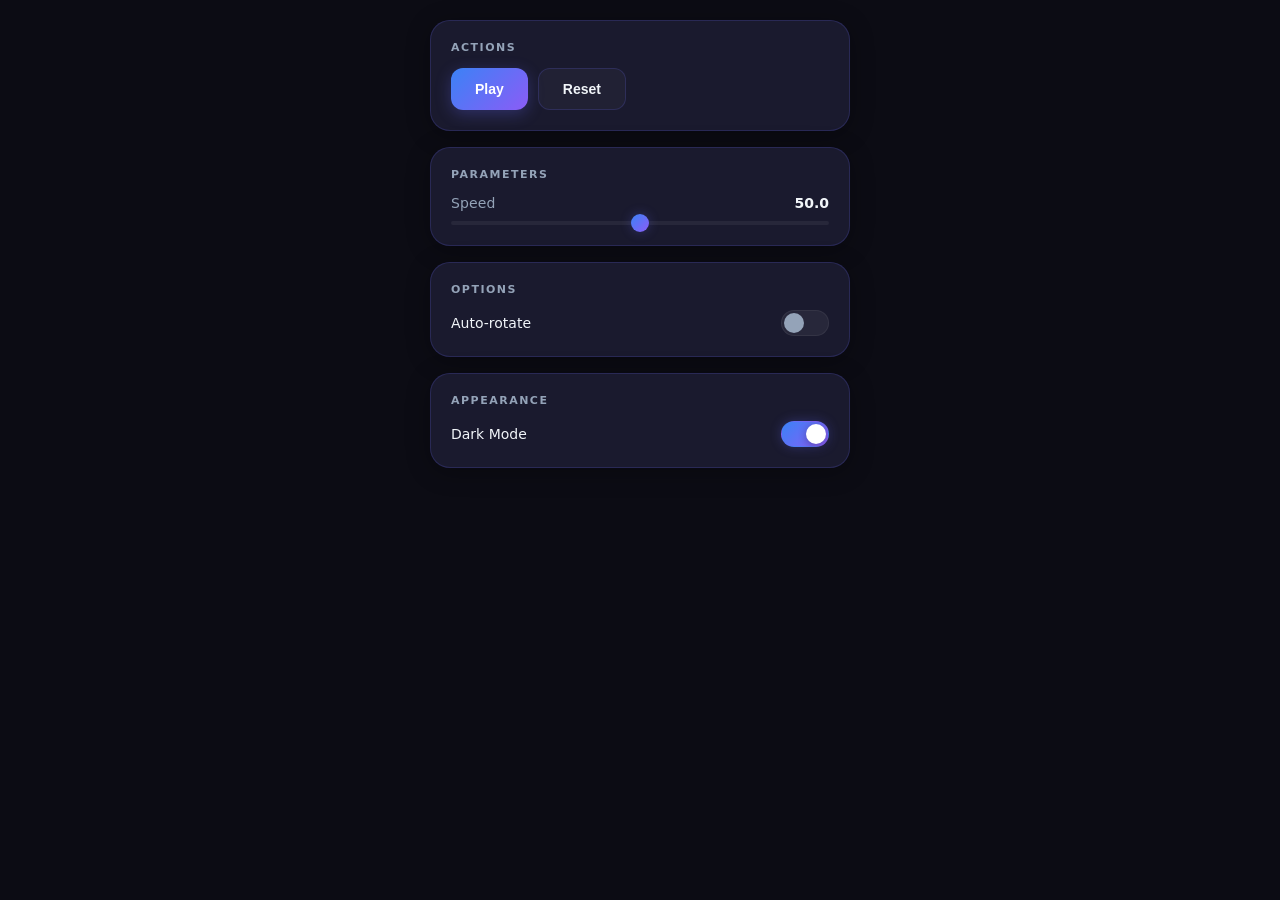
<file: simulator/acoustic_simulator/.claude/skills/matlab-uihtml-design/assets/base-template-midnight-gradient.html>
<!DOCTYPE html>
<html data-theme="dark">
<head>
    <style>
        /* ===== THEME VARIABLES — Midnight Gradient ===== */

        :root {
            /* Light mode */
            --color-bg: #f8fafc;
            --color-surface: #FFFFFF;
            --color-surface-hover: #f1f5f9;
            --gradient-start: #2563eb;
            --gradient-end: #7c3aed;
            --color-accent: #4f46e5;
            --color-accent-glow: rgba(79, 70, 229, 0.2);
            --color-danger: #e11d48;
            --color-text-primary: #0f172a;
            --color-text-secondary: #475569;
            --color-text-muted: #94a3b8;
            --color-border: rgba(79, 70, 229, 0.15);
            --color-border-subtle: rgba(0, 0, 0, 0.06);

            --font-family: 'Inter', -apple-system, BlinkMacSystemFont, 'Segoe UI', system-ui, sans-serif;
            --radius-card: 20px;
            --radius-btn: 12px;
            --transition-standard: 280ms cubic-bezier(0.4, 0, 0.2, 1);
        }

        [data-theme="dark"] {
            --color-bg: #0c0c14;
            --color-surface: #1a1a2e;
            --color-surface-hover: #222240;
            --gradient-start: #3b82f6;
            --gradient-end: #8b5cf6;
            --color-accent: #6366f1;
            --color-accent-glow: rgba(99, 102, 241, 0.3);
            --color-danger: #f43f5e;
            --color-text-primary: #f1f5f9;
            --color-text-secondary: #94a3b8;
            --color-text-muted: #475569;
            --color-border: rgba(99, 102, 241, 0.2);
            --color-border-subtle: rgba(255, 255, 255, 0.06);
        }

        /* ===== BASE STYLES ===== */
        * {
            box-sizing: border-box;
            margin: 0;
            padding: 0;
        }

        body {
            font-family: var(--font-family);
            background: var(--color-bg);
            color: var(--color-text-primary);
            padding: 20px;
            height: 100vh;
            overflow-y: auto;
            -webkit-font-smoothing: antialiased;
            -moz-osx-font-smoothing: grayscale;
        }

        ::-webkit-scrollbar { width: 4px; }
        ::-webkit-scrollbar-track { background: transparent; }
        ::-webkit-scrollbar-thumb {
            background: var(--color-border);
            border-radius: 2px;
        }

        /* ===== LAYOUT ===== */
        .controls-container {
            display: flex;
            flex-direction: column;
            gap: 16px;
            max-width: 420px;
            margin: 0 auto;
        }

        .panel {
            background: var(--color-surface);
            border-radius: var(--radius-card);
            padding: 20px;
            border: 1px solid var(--color-border);
            box-shadow: 0 4px 24px rgba(0, 0, 0, 0.3),
                        0 0 1px rgba(99, 102, 241, 0.1);
            animation: fadeFloatIn 0.5s ease-out both;
            transition: border-color 250ms ease, box-shadow 250ms ease;
        }

        .panel:hover {
            border-color: rgba(99, 102, 241, 0.35);
        }

        .panel:nth-child(2) { animation-delay: 0.08s; }
        .panel:nth-child(3) { animation-delay: 0.16s; }
        .panel:nth-child(4) { animation-delay: 0.24s; }

        .section-label {
            font-size: 11px;
            font-weight: 600;
            text-transform: uppercase;
            letter-spacing: 1.5px;
            color: var(--color-text-secondary);
            margin-bottom: 14px;
        }

        /* ===== BUTTONS ===== */
        .button-group {
            display: flex;
            gap: 10px;
        }

        .btn {
            padding: 12px 24px;
            font-size: 14px;
            font-weight: 600;
            border: none;
            border-radius: var(--radius-btn);
            cursor: pointer;
            transition: all var(--transition-standard);
        }

        .btn:active {
            transform: translateY(0) scale(0.98);
        }

        .btn-primary {
            background: linear-gradient(135deg, var(--gradient-start) 0%, var(--gradient-end) 100%);
            color: #FFFFFF;
            box-shadow: 0 4px 16px var(--color-accent-glow);
        }

        .btn-primary:hover {
            box-shadow: 0 6px 24px rgba(99, 102, 241, 0.45);
            transform: translateY(-1px);
        }

        .btn-secondary {
            background: rgba(255, 255, 255, 0.03);
            color: var(--color-text-primary);
            border: 1px solid var(--color-border);
        }

        .btn-secondary:hover {
            background: rgba(255, 255, 255, 0.06);
            border-color: rgba(99, 102, 241, 0.4);
        }

        /* ===== SLIDERS ===== */
        .slider-group {
            display: flex;
            flex-direction: column;
            gap: 10px;
        }

        .slider-header {
            display: flex;
            justify-content: space-between;
            align-items: center;
        }

        .slider-label {
            font-size: 14px;
            font-weight: 400;
            letter-spacing: 0.1px;
            color: var(--color-text-secondary);
        }

        .slider-value {
            font-size: 14px;
            font-weight: 600;
            color: var(--color-text-primary);
            font-variant-numeric: tabular-nums;
        }

        input[type="range"] {
            -webkit-appearance: none;
            width: 100%;
            height: 4px;
            border-radius: 2px;
            background: var(--color-border-subtle);
            outline: none;
            cursor: pointer;
        }

        input[type="range"]::-webkit-slider-thumb {
            -webkit-appearance: none;
            width: 18px;
            height: 18px;
            border-radius: 50%;
            background: linear-gradient(135deg, var(--gradient-start), var(--gradient-end));
            box-shadow: 0 0 12px var(--color-accent-glow);
            cursor: pointer;
            transition: all 150ms ease;
        }

        input[type="range"]:hover::-webkit-slider-thumb {
            transform: scale(1.15);
            box-shadow: 0 0 18px rgba(99, 102, 241, 0.5);
        }

        input[type="range"]:active::-webkit-slider-thumb {
            transform: scale(1.25);
        }

        input[type="range"]::-moz-range-thumb {
            width: 18px;
            height: 18px;
            border-radius: 50%;
            background: linear-gradient(135deg, var(--gradient-start), var(--gradient-end));
            border: none;
            box-shadow: 0 0 12px var(--color-accent-glow);
        }

        /* ===== TOGGLES ===== */
        .toggle-group {
            display: flex;
            align-items: center;
            justify-content: space-between;
        }

        .toggle-label {
            font-size: 14px;
            font-weight: 400;
            color: var(--color-text-primary);
        }

        .toggle {
            width: 48px;
            height: 26px;
            border-radius: 13px;
            background: rgba(255, 255, 255, 0.06);
            border: 1px solid var(--color-border-subtle);
            position: relative;
            cursor: pointer;
            transition: all 300ms cubic-bezier(0.4, 0, 0.2, 1);
            flex-shrink: 0;
        }

        .toggle.active {
            background: linear-gradient(135deg, var(--gradient-start), var(--gradient-end));
            border-color: transparent;
            box-shadow: 0 0 12px var(--color-accent-glow);
        }

        .toggle::after {
            content: '';
            position: absolute;
            width: 20px;
            height: 20px;
            border-radius: 50%;
            background: var(--color-text-secondary);
            top: 2px;
            left: 2px;
            transition: all 300ms cubic-bezier(0.4, 0, 0.2, 1);
        }

        .toggle.active::after {
            transform: translateX(22px);
            background: #FFFFFF;
            box-shadow: 0 2px 8px rgba(0, 0, 0, 0.3);
        }

        /* ===== ANIMATIONS ===== */
        @keyframes fadeFloatIn {
            from {
                opacity: 0;
                transform: translateY(12px);
            }
            to {
                opacity: 1;
                transform: translateY(0);
            }
        }
    </style>

    <script type="text/javascript">
        // ===== MATLAB UIHTML INTEGRATION =====

        function setup(htmlComponent) {
            window.htmlComponent = htmlComponent;

            htmlComponent.addEventListener("UpdateValues", function(event) {
                const data = event.Data;
            });

            htmlComponent.addEventListener("SetTheme", function(event) {
                document.documentElement.setAttribute('data-theme', event.Data.theme);
            });

            sendState();
        }

        // ===== STATE MANAGEMENT =====

        let state = {
            slider1: 50,
            toggle1: false
        };

        function sendState() {
            if (window.htmlComponent) {
                window.htmlComponent.sendEventToMATLAB("StateChange", state);
            }
        }

        // ===== COMPONENT HANDLERS =====

        function onSliderChange(name, value) {
            value = parseFloat(value);
            state[name] = value;

            const display = document.getElementById(name + "Value");
            if (display) {
                display.textContent = value.toFixed(1);
            }

            if (window.htmlComponent) {
                window.htmlComponent.sendEventToMATLAB("SliderChange", {
                    control: name,
                    value: value
                });
            }
        }

        function onToggle(name) {
            state[name] = !state[name];
            const el = document.getElementById(name);
            el.classList.toggle('active');

            if (window.htmlComponent) {
                window.htmlComponent.sendEventToMATLAB("ToggleChange", {
                    control: name,
                    value: state[name]
                });
            }
        }

        function onButtonClick(action) {
            if (window.htmlComponent) {
                window.htmlComponent.sendEventToMATLAB("ButtonClick", {
                    action: action
                });
            }
        }

        // ===== THEME TOGGLE =====

        function toggleTheme() {
            const html = document.documentElement;
            const current = html.getAttribute('data-theme');
            const next = current === 'dark' ? 'light' : 'dark';
            html.setAttribute('data-theme', next);

            if (window.htmlComponent) {
                window.htmlComponent.sendEventToMATLAB("ThemeChange", { theme: next });
            }
        }
    </script>
</head>
<body>
    <div class="controls-container">

        <!-- Buttons Panel -->
        <div class="panel">
            <div class="section-label">Actions</div>
            <div class="button-group">
                <button class="btn btn-primary" onclick="onButtonClick('play')">Play</button>
                <button class="btn btn-secondary" onclick="onButtonClick('reset')">Reset</button>
            </div>
        </div>

        <!-- Slider Panel -->
        <div class="panel">
            <div class="section-label">Parameters</div>
            <div class="slider-group">
                <div class="slider-header">
                    <span class="slider-label">Speed</span>
                    <span id="slider1Value" class="slider-value">50.0</span>
                </div>
                <input type="range" id="slider1" min="0" max="100" step="0.1" value="50"
                       oninput="onSliderChange('slider1', this.value)">
            </div>
        </div>

        <!-- Toggle Panel -->
        <div class="panel">
            <div class="section-label">Options</div>
            <div class="toggle-group">
                <span class="toggle-label">Auto-rotate</span>
                <div id="toggle1" class="toggle" onclick="onToggle('toggle1')"></div>
            </div>
        </div>

        <!-- Theme Toggle -->
        <div class="panel">
            <div class="section-label">Appearance</div>
            <div class="toggle-group">
                <span class="toggle-label">Dark Mode</span>
                <div id="themeToggle" class="toggle active" onclick="toggleTheme()"></div>
            </div>
        </div>

    </div>
</body>
</html>
</file>
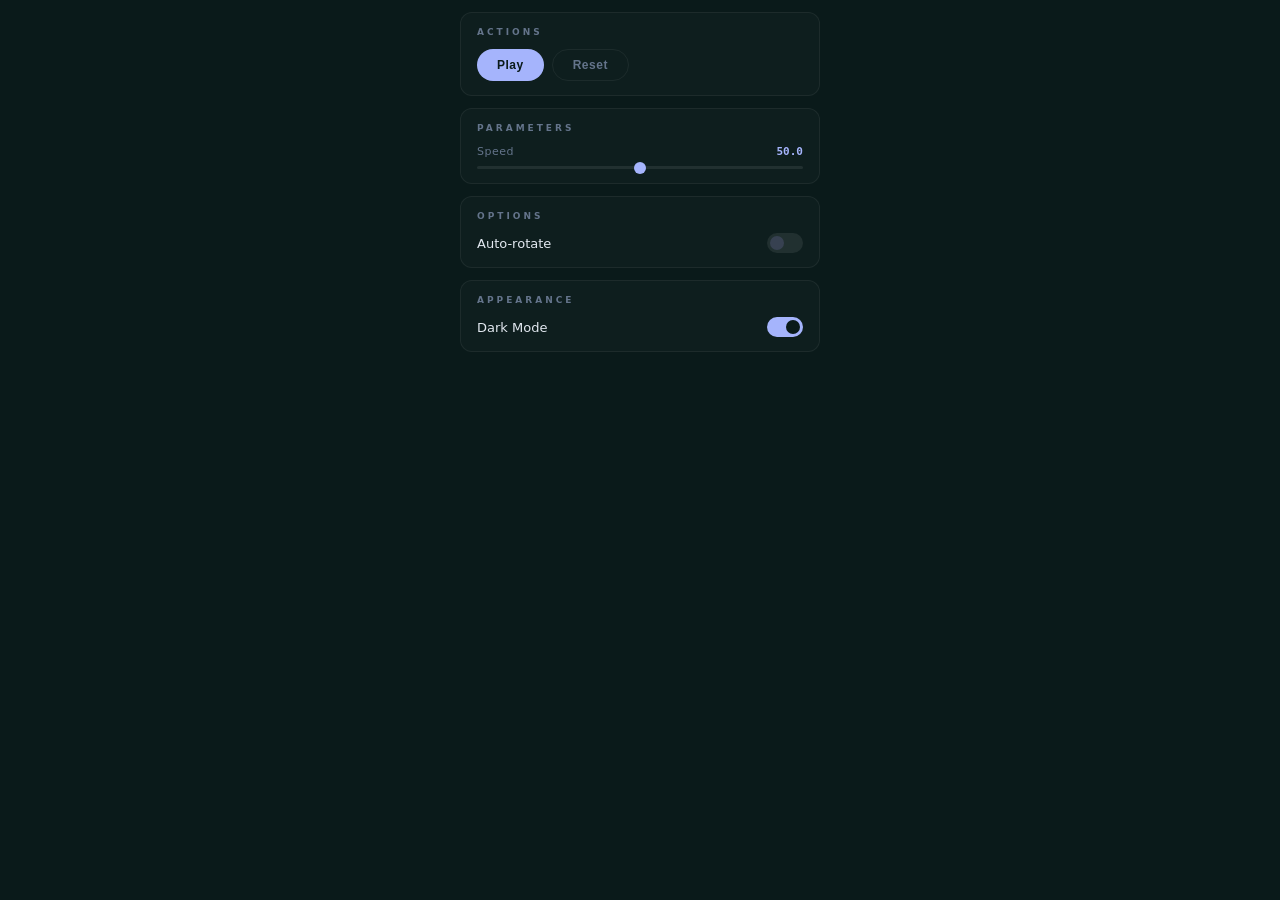
<file: simulator/acoustic_simulator/.claude/skills/matlab-uihtml-design/assets/base-template-minimal-mono.html>
<!DOCTYPE html>
<html data-theme="dark">
<head>
    <style>
        /* ===== THEME VARIABLES — Minimal Mono ===== */

        :root {
            /* Light mode */
            --color-bg: #f0fafa;
            --color-surface: rgba(0, 0, 0, 0.02);
            --color-surface-hover: rgba(0, 0, 0, 0.04);
            --color-surface-active: rgba(0, 0, 0, 0.06);
            --color-accent: #6366f1;
            --color-accent-muted: rgba(99, 102, 241, 0.1);
            --color-text-primary: #0f172a;
            --color-text-secondary: #475569;
            --color-text-muted: #94a3b8;
            --color-border: rgba(0, 0, 0, 0.06);
            --color-track: rgba(0, 0, 0, 0.08);

            --font-family: 'Inter', -apple-system, system-ui, sans-serif;
            --font-mono: 'SF Mono', 'JetBrains Mono', ui-monospace, monospace;
        }

        [data-theme="dark"] {
            --color-bg: #0a1a1a;
            --color-surface: rgba(255, 255, 255, 0.02);
            --color-surface-hover: rgba(255, 255, 255, 0.04);
            --color-surface-active: rgba(255, 255, 255, 0.06);
            --color-accent: #a5b4fc;
            --color-accent-muted: rgba(165, 180, 252, 0.15);
            --color-text-primary: #e2e8f0;
            --color-text-secondary: #64748b;
            --color-text-muted: #374151;
            --color-border: rgba(255, 255, 255, 0.06);
            --color-track: rgba(255, 255, 255, 0.08);
        }

        /* ===== BASE STYLES ===== */
        * {
            box-sizing: border-box;
            margin: 0;
            padding: 0;
        }

        body {
            font-family: var(--font-family);
            background: var(--color-bg);
            color: var(--color-text-primary);
            padding: 12px;
            height: 100vh;
            overflow-y: auto;
            -webkit-font-smoothing: antialiased;
            -moz-osx-font-smoothing: grayscale;
        }

        ::-webkit-scrollbar { width: 3px; }
        ::-webkit-scrollbar-track { background: transparent; }
        ::-webkit-scrollbar-thumb {
            background: var(--color-border);
            border-radius: 1.5px;
        }

        /* ===== LAYOUT ===== */
        .controls-container {
            display: flex;
            flex-direction: column;
            gap: 12px;
            max-width: 360px;
            margin: 0 auto;
        }

        .panel {
            background: var(--color-surface);
            border-radius: 12px;
            padding: 14px 16px;
            border: 1px solid var(--color-border);
            animation: fadeIn 0.3s ease-out both;
        }

        .panel:nth-child(2) { animation-delay: 0.03s; }
        .panel:nth-child(3) { animation-delay: 0.06s; }
        .panel:nth-child(4) { animation-delay: 0.09s; }

        .section-label {
            font-size: 9px;
            font-weight: 700;
            text-transform: uppercase;
            letter-spacing: 3px;
            color: var(--color-text-secondary);
            margin-bottom: 12px;
        }

        /* ===== BUTTONS ===== */
        .button-group {
            display: flex;
            gap: 8px;
        }

        .btn {
            padding: 8px 20px;
            font-size: 12px;
            font-weight: 600;
            letter-spacing: 0.5px;
            border: none;
            border-radius: 9999px;
            cursor: pointer;
            transition: all 200ms cubic-bezier(0.4, 0, 0.2, 1);
        }

        .btn:active {
            transform: scale(0.96);
        }

        .btn-primary {
            background: var(--color-accent);
            color: #0a1a1a;
        }

        .btn-primary:hover {
            opacity: 0.85;
        }

        .btn-secondary {
            background: transparent;
            color: var(--color-text-secondary);
            border: 1px solid var(--color-border);
        }

        .btn-secondary:hover {
            color: var(--color-text-primary);
            border-color: var(--color-accent);
        }

        /* ===== SLIDERS ===== */
        .slider-group {
            display: flex;
            flex-direction: column;
            gap: 8px;
        }

        .slider-header {
            display: flex;
            justify-content: space-between;
            align-items: center;
        }

        .slider-label {
            font-size: 11px;
            font-weight: 500;
            letter-spacing: 0.5px;
            color: var(--color-text-secondary);
        }

        .slider-value {
            font-family: var(--font-mono);
            font-size: 11px;
            font-weight: 600;
            color: var(--color-accent);
            font-variant-numeric: tabular-nums;
        }

        input[type="range"] {
            -webkit-appearance: none;
            width: 100%;
            height: 3px;
            border-radius: 1.5px;
            background: var(--color-track);
            outline: none;
            cursor: pointer;
        }

        input[type="range"]::-webkit-slider-thumb {
            -webkit-appearance: none;
            width: 12px;
            height: 12px;
            border-radius: 50%;
            background: var(--color-accent);
            cursor: pointer;
            transition: transform 150ms ease;
        }

        input[type="range"]:active::-webkit-slider-thumb {
            transform: scale(1.3);
        }

        input[type="range"]::-moz-range-thumb {
            width: 12px;
            height: 12px;
            border-radius: 50%;
            background: var(--color-accent);
            border: none;
            cursor: pointer;
        }

        /* ===== TOGGLES ===== */
        .toggle-group {
            display: flex;
            align-items: center;
            justify-content: space-between;
        }

        .toggle-label {
            font-size: 13px;
            font-weight: 400;
            color: var(--color-text-primary);
        }

        .toggle {
            width: 36px;
            height: 20px;
            border-radius: 10px;
            background: var(--color-track);
            position: relative;
            cursor: pointer;
            transition: background 250ms ease;
            flex-shrink: 0;
        }

        .toggle.active {
            background: var(--color-accent);
        }

        .toggle::after {
            content: '';
            position: absolute;
            width: 14px;
            height: 14px;
            border-radius: 50%;
            background: var(--color-text-muted);
            top: 3px;
            left: 3px;
            transition: all 250ms cubic-bezier(0.4, 0, 0.2, 1);
        }

        .toggle.active::after {
            transform: translateX(16px);
            background: #0a1a1a;
        }

        /* ===== ANIMATIONS ===== */
        @keyframes fadeIn {
            from { opacity: 0; }
            to { opacity: 1; }
        }
    </style>

    <script type="text/javascript">
        // ===== MATLAB UIHTML INTEGRATION =====

        function setup(htmlComponent) {
            window.htmlComponent = htmlComponent;

            htmlComponent.addEventListener("UpdateValues", function(event) {
                const data = event.Data;
            });

            htmlComponent.addEventListener("SetTheme", function(event) {
                document.documentElement.setAttribute('data-theme', event.Data.theme);
            });

            sendState();
        }

        // ===== STATE MANAGEMENT =====

        let state = {
            slider1: 50,
            toggle1: false
        };

        function sendState() {
            if (window.htmlComponent) {
                window.htmlComponent.sendEventToMATLAB("StateChange", state);
            }
        }

        // ===== COMPONENT HANDLERS =====

        function onSliderChange(name, value) {
            value = parseFloat(value);
            state[name] = value;

            const display = document.getElementById(name + "Value");
            if (display) {
                display.textContent = value.toFixed(1);
            }

            if (window.htmlComponent) {
                window.htmlComponent.sendEventToMATLAB("SliderChange", {
                    control: name,
                    value: value
                });
            }
        }

        function onToggle(name) {
            state[name] = !state[name];
            const el = document.getElementById(name);
            el.classList.toggle('active');

            if (window.htmlComponent) {
                window.htmlComponent.sendEventToMATLAB("ToggleChange", {
                    control: name,
                    value: state[name]
                });
            }
        }

        function onButtonClick(action) {
            if (window.htmlComponent) {
                window.htmlComponent.sendEventToMATLAB("ButtonClick", {
                    action: action
                });
            }
        }

        // ===== THEME TOGGLE =====

        function toggleTheme() {
            const html = document.documentElement;
            const current = html.getAttribute('data-theme');
            const next = current === 'dark' ? 'light' : 'dark';
            html.setAttribute('data-theme', next);

            if (window.htmlComponent) {
                window.htmlComponent.sendEventToMATLAB("ThemeChange", { theme: next });
            }
        }
    </script>
</head>
<body>
    <div class="controls-container">

        <!-- Buttons Panel -->
        <div class="panel">
            <div class="section-label">Actions</div>
            <div class="button-group">
                <button class="btn btn-primary" onclick="onButtonClick('play')">Play</button>
                <button class="btn btn-secondary" onclick="onButtonClick('reset')">Reset</button>
            </div>
        </div>

        <!-- Slider Panel -->
        <div class="panel">
            <div class="section-label">Parameters</div>
            <div class="slider-group">
                <div class="slider-header">
                    <span class="slider-label">Speed</span>
                    <span id="slider1Value" class="slider-value">50.0</span>
                </div>
                <input type="range" id="slider1" min="0" max="100" step="0.1" value="50"
                       oninput="onSliderChange('slider1', this.value)">
            </div>
        </div>

        <!-- Toggle Panel -->
        <div class="panel">
            <div class="section-label">Options</div>
            <div class="toggle-group">
                <span class="toggle-label">Auto-rotate</span>
                <div id="toggle1" class="toggle" onclick="onToggle('toggle1')"></div>
            </div>
        </div>

        <!-- Theme Toggle -->
        <div class="panel">
            <div class="section-label">Appearance</div>
            <div class="toggle-group">
                <span class="toggle-label">Dark Mode</span>
                <div id="themeToggle" class="toggle active" onclick="toggleTheme()"></div>
            </div>
        </div>

    </div>
</body>
</html>
</file>
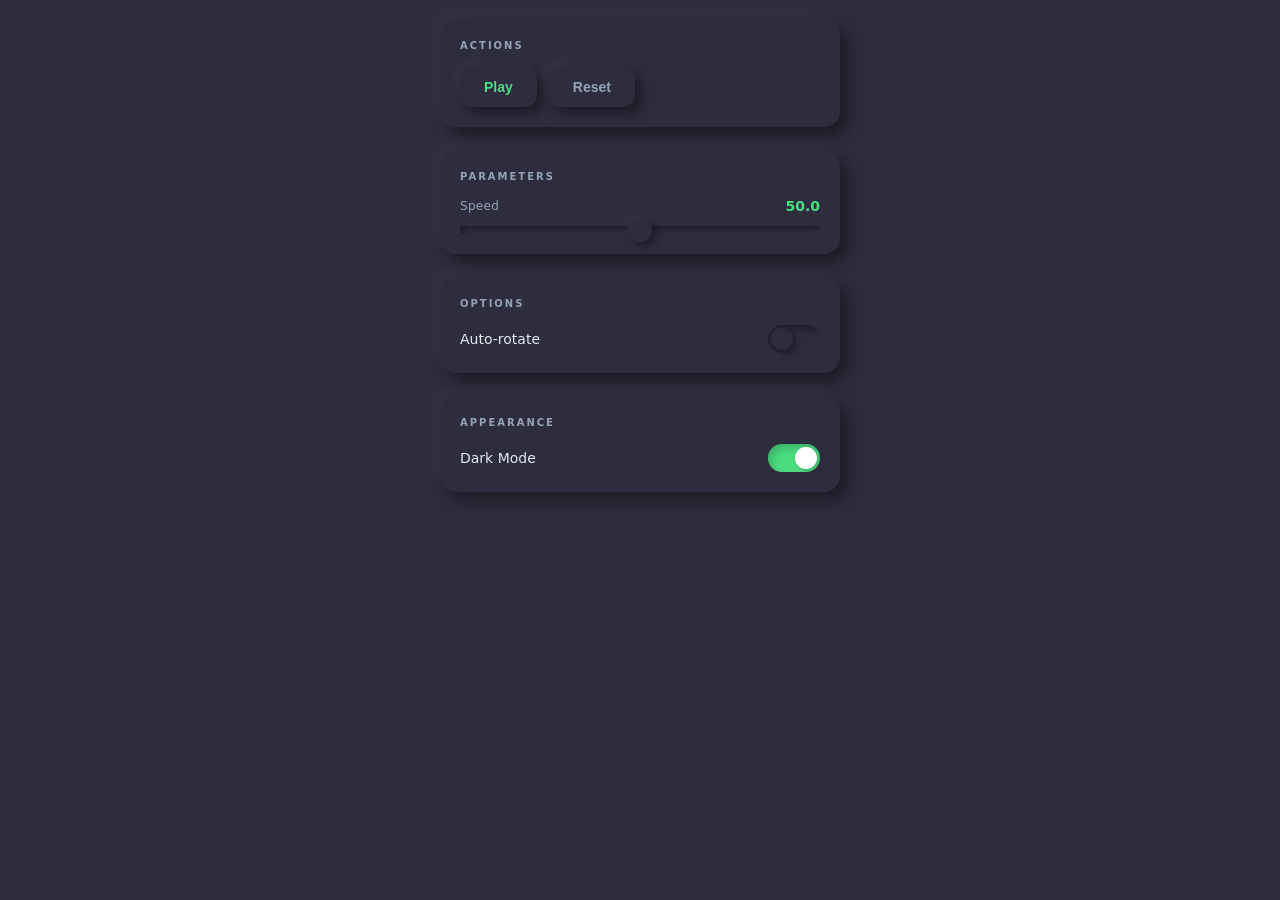
<file: simulator/acoustic_simulator/.claude/skills/matlab-uihtml-design/assets/base-template-neumorphic-dark.html>
<!DOCTYPE html>
<html data-theme="dark">
<head>
    <style>
        /* ===== THEME VARIABLES — Neumorphic Dark ===== */

        :root {
            /* Light mode */
            --color-bg: #e0e5ec;
            --shadow-dark: rgba(0, 0, 0, 0.15);
            --shadow-light: rgba(255, 255, 255, 0.8);
            --shadow-dark-inset: rgba(0, 0, 0, 0.12);
            --shadow-light-inset: rgba(255, 255, 255, 0.7);
            --color-accent: #16a34a;
            --color-danger: #dc2626;
            --color-text-primary: #1e293b;
            --color-text-secondary: #64748b;
            --color-text-muted: #94a3b8;

            --font-family: -apple-system, BlinkMacSystemFont, 'Segoe UI', system-ui, sans-serif;
        }

        [data-theme="dark"] {
            --color-bg: #2d2d3d;
            --shadow-dark: rgba(0, 0, 0, 0.4);
            --shadow-light: rgba(255, 255, 255, 0.03);
            --shadow-dark-inset: rgba(0, 0, 0, 0.35);
            --shadow-light-inset: rgba(255, 255, 255, 0.02);
            --color-accent: #4ade80;
            --color-danger: #f87171;
            --color-text-primary: #e2e8f0;
            --color-text-secondary: #94a3b8;
            --color-text-muted: #475569;
        }

        /* ===== BASE STYLES ===== */
        * {
            box-sizing: border-box;
            margin: 0;
            padding: 0;
        }

        body {
            font-family: var(--font-family);
            background: var(--color-bg);
            color: var(--color-text-primary);
            padding: 20px;
            height: 100vh;
            overflow-y: auto;
            -webkit-font-smoothing: antialiased;
            -moz-osx-font-smoothing: grayscale;
        }

        ::-webkit-scrollbar { width: 4px; }
        ::-webkit-scrollbar-track { background: transparent; }
        ::-webkit-scrollbar-thumb {
            background: var(--color-text-muted);
            border-radius: 2px;
        }

        /* ===== LAYOUT ===== */
        .controls-container {
            display: flex;
            flex-direction: column;
            gap: 24px;
            max-width: 400px;
            margin: 0 auto;
        }

        .panel {
            background: var(--color-bg);
            border-radius: 16px;
            padding: 20px;
            box-shadow: 8px 8px 16px var(--shadow-dark),
                        -8px -8px 16px var(--shadow-light);
            animation: fadeIn 0.4s ease-out both;
        }

        .panel:nth-child(2) { animation-delay: 0.05s; }
        .panel:nth-child(3) { animation-delay: 0.1s; }
        .panel:nth-child(4) { animation-delay: 0.15s; }

        .section-label {
            font-size: 10px;
            font-weight: 700;
            text-transform: uppercase;
            letter-spacing: 2px;
            color: var(--color-text-secondary);
            margin-bottom: 16px;
        }

        /* ===== BUTTONS ===== */
        .button-group {
            display: flex;
            gap: 12px;
        }

        .btn {
            padding: 12px 24px;
            font-size: 14px;
            font-weight: 600;
            border: none;
            border-radius: 12px;
            cursor: pointer;
            background: var(--color-bg);
            box-shadow: 6px 6px 12px var(--shadow-dark),
                        -6px -6px 12px var(--shadow-light);
            transition: all 200ms cubic-bezier(0.4, 0, 0.2, 1);
        }

        .btn:active {
            box-shadow: inset 4px 4px 8px var(--shadow-dark-inset),
                        inset -4px -4px 8px var(--shadow-light-inset);
        }

        .btn-primary {
            color: var(--color-accent);
        }

        .btn-primary:hover {
            color: var(--color-accent);
        }

        .btn-secondary {
            color: var(--color-text-secondary);
        }

        .btn-secondary:hover {
            color: var(--color-text-primary);
        }

        /* ===== SLIDERS ===== */
        .slider-group {
            display: flex;
            flex-direction: column;
            gap: 12px;
        }

        .slider-header {
            display: flex;
            justify-content: space-between;
            align-items: center;
        }

        .slider-label {
            font-size: 12px;
            font-weight: 500;
            letter-spacing: 0.3px;
            color: var(--color-text-secondary);
        }

        .slider-value {
            font-size: 14px;
            font-weight: 700;
            color: var(--color-accent);
            font-variant-numeric: tabular-nums;
        }

        input[type="range"] {
            -webkit-appearance: none;
            width: 100%;
            height: 8px;
            border-radius: 4px;
            background: var(--color-bg);
            box-shadow: inset 3px 3px 6px var(--shadow-dark-inset),
                        inset -3px -3px 6px var(--shadow-light-inset);
            outline: none;
            cursor: pointer;
        }

        input[type="range"]::-webkit-slider-thumb {
            -webkit-appearance: none;
            width: 24px;
            height: 24px;
            border-radius: 50%;
            background: var(--color-bg);
            box-shadow: 4px 4px 8px var(--shadow-dark),
                        -4px -4px 8px var(--shadow-light),
                        inset 1px 1px 2px var(--shadow-light);
            cursor: pointer;
            transition: box-shadow 150ms ease;
        }

        input[type="range"]:active::-webkit-slider-thumb {
            box-shadow: 2px 2px 4px var(--shadow-dark),
                        -2px -2px 4px var(--shadow-light);
        }

        input[type="range"]::-moz-range-thumb {
            width: 24px;
            height: 24px;
            border-radius: 50%;
            background: var(--color-bg);
            border: none;
            box-shadow: 4px 4px 8px var(--shadow-dark),
                        -4px -4px 8px var(--shadow-light);
        }

        /* ===== TOGGLES ===== */
        .toggle-group {
            display: flex;
            align-items: center;
            justify-content: space-between;
        }

        .toggle-label {
            font-size: 14px;
            font-weight: 400;
            color: var(--color-text-primary);
        }

        .toggle {
            width: 52px;
            height: 28px;
            border-radius: 14px;
            background: var(--color-bg);
            box-shadow: inset 4px 4px 8px var(--shadow-dark-inset),
                        inset -4px -4px 8px var(--shadow-light-inset);
            position: relative;
            cursor: pointer;
            transition: all 300ms cubic-bezier(0.4, 0, 0.2, 1);
            flex-shrink: 0;
        }

        .toggle.active {
            background: var(--color-accent);
            box-shadow: inset 4px 4px 8px rgba(0, 0, 0, 0.2),
                        inset -4px -4px 8px rgba(255, 255, 255, 0.05);
        }

        .toggle::after {
            content: '';
            position: absolute;
            width: 22px;
            height: 22px;
            border-radius: 50%;
            background: var(--color-bg);
            top: 3px;
            left: 3px;
            box-shadow: 3px 3px 6px var(--shadow-dark),
                        -3px -3px 6px var(--shadow-light);
            transition: transform 300ms cubic-bezier(0.4, 0, 0.2, 1);
        }

        .toggle.active::after {
            transform: translateX(24px);
            background: #FFFFFF;
            box-shadow: 2px 2px 4px rgba(0, 0, 0, 0.2);
        }

        /* ===== ANIMATIONS ===== */
        @keyframes fadeIn {
            from { opacity: 0; }
            to { opacity: 1; }
        }
    </style>

    <script type="text/javascript">
        // ===== MATLAB UIHTML INTEGRATION =====

        function setup(htmlComponent) {
            window.htmlComponent = htmlComponent;

            htmlComponent.addEventListener("UpdateValues", function(event) {
                const data = event.Data;
            });

            htmlComponent.addEventListener("SetTheme", function(event) {
                document.documentElement.setAttribute('data-theme', event.Data.theme);
            });

            sendState();
        }

        // ===== STATE MANAGEMENT =====

        let state = {
            slider1: 50,
            toggle1: false
        };

        function sendState() {
            if (window.htmlComponent) {
                window.htmlComponent.sendEventToMATLAB("StateChange", state);
            }
        }

        // ===== COMPONENT HANDLERS =====

        function onSliderChange(name, value) {
            value = parseFloat(value);
            state[name] = value;

            const display = document.getElementById(name + "Value");
            if (display) {
                display.textContent = value.toFixed(1);
            }

            if (window.htmlComponent) {
                window.htmlComponent.sendEventToMATLAB("SliderChange", {
                    control: name,
                    value: value
                });
            }
        }

        function onToggle(name) {
            state[name] = !state[name];
            const el = document.getElementById(name);
            el.classList.toggle('active');

            if (window.htmlComponent) {
                window.htmlComponent.sendEventToMATLAB("ToggleChange", {
                    control: name,
                    value: state[name]
                });
            }
        }

        function onButtonClick(action) {
            if (window.htmlComponent) {
                window.htmlComponent.sendEventToMATLAB("ButtonClick", {
                    action: action
                });
            }
        }

        // ===== THEME TOGGLE =====

        function toggleTheme() {
            const html = document.documentElement;
            const current = html.getAttribute('data-theme');
            const next = current === 'dark' ? 'light' : 'dark';
            html.setAttribute('data-theme', next);

            if (window.htmlComponent) {
                window.htmlComponent.sendEventToMATLAB("ThemeChange", { theme: next });
            }
        }
    </script>
</head>
<body>
    <div class="controls-container">

        <!-- Buttons Panel -->
        <div class="panel">
            <div class="section-label">Actions</div>
            <div class="button-group">
                <button class="btn btn-primary" onclick="onButtonClick('play')">Play</button>
                <button class="btn btn-secondary" onclick="onButtonClick('reset')">Reset</button>
            </div>
        </div>

        <!-- Slider Panel -->
        <div class="panel">
            <div class="section-label">Parameters</div>
            <div class="slider-group">
                <div class="slider-header">
                    <span class="slider-label">Speed</span>
                    <span id="slider1Value" class="slider-value">50.0</span>
                </div>
                <input type="range" id="slider1" min="0" max="100" step="0.1" value="50"
                       oninput="onSliderChange('slider1', this.value)">
            </div>
        </div>

        <!-- Toggle Panel -->
        <div class="panel">
            <div class="section-label">Options</div>
            <div class="toggle-group">
                <span class="toggle-label">Auto-rotate</span>
                <div id="toggle1" class="toggle" onclick="onToggle('toggle1')"></div>
            </div>
        </div>

        <!-- Theme Toggle -->
        <div class="panel">
            <div class="section-label">Appearance</div>
            <div class="toggle-group">
                <span class="toggle-label">Dark Mode</span>
                <div id="themeToggle" class="toggle active" onclick="toggleTheme()"></div>
            </div>
        </div>

    </div>
</body>
</html>
</file>
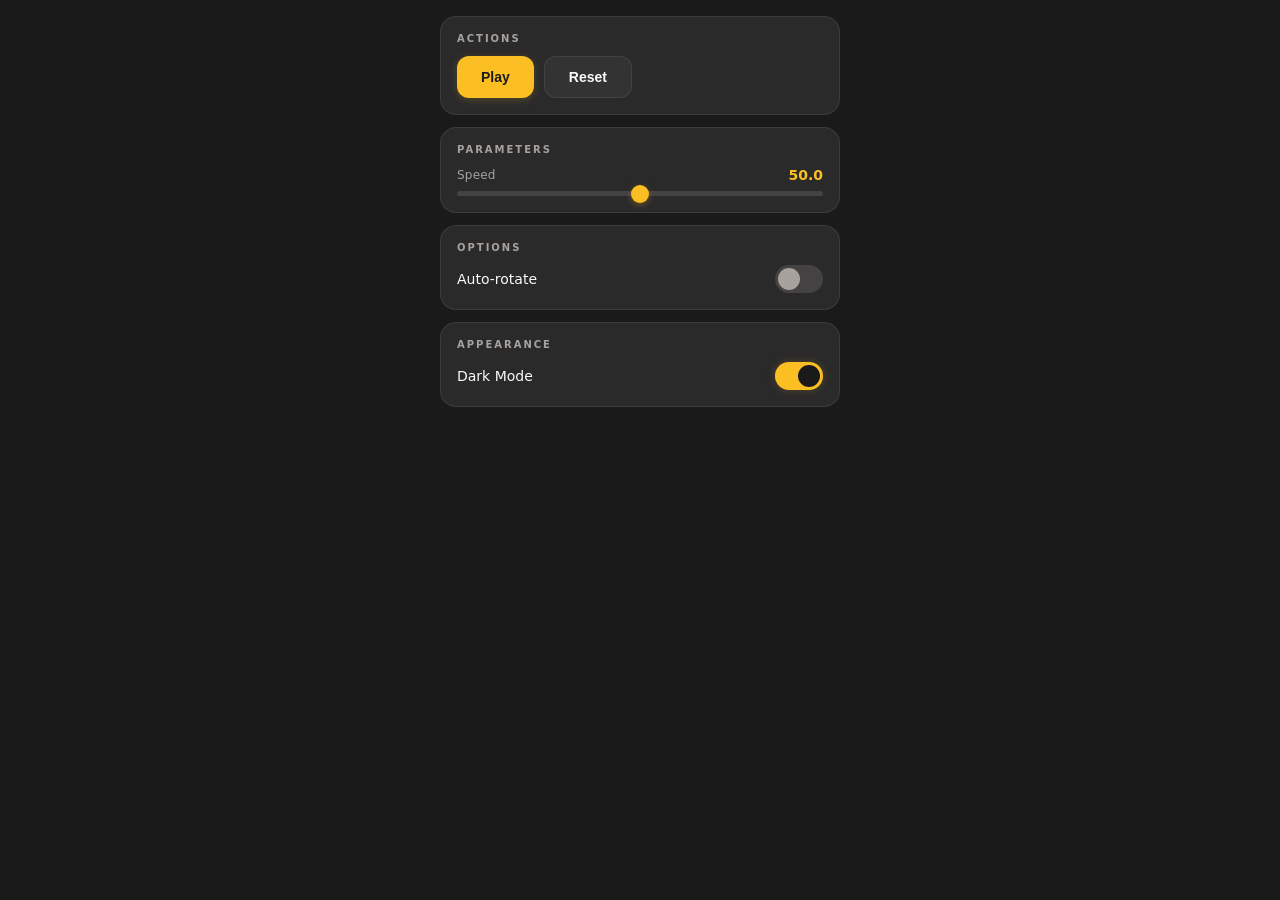
<file: simulator/acoustic_simulator/.claude/skills/matlab-uihtml-design/assets/base-template-warm-dark.html>
<!DOCTYPE html>
<html data-theme="dark">
<head>
    <style>
        /* ===== THEME VARIABLES — Warm Dark ===== */

        :root {
            /* Light mode */
            --color-bg: #fafaf9;
            --color-surface: #FFFFFF;
            --color-surface-elevated: #f5f5f4;
            --color-accent: #d97706;
            --color-accent-hover: #b45309;
            --color-accent-container: rgba(217, 119, 6, 0.1);
            --color-on-accent: #FFFFFF;
            --color-danger: #dc2626;
            --color-success: #16a34a;
            --color-text-primary: #1c1917;
            --color-text-secondary: #78716c;
            --color-text-muted: #a8a29e;
            --color-border: rgba(28, 25, 23, 0.08);
            --color-track: rgba(28, 25, 23, 0.12);

            --font-family: -apple-system, BlinkMacSystemFont, 'Segoe UI', system-ui, sans-serif;
            --radius-card: 16px;
            --radius-btn: 12px;
            --transition-standard: 200ms cubic-bezier(0.4, 0, 0.2, 1);
        }

        [data-theme="dark"] {
            --color-bg: #1a1a1a;
            --color-surface: #2a2a2a;
            --color-surface-elevated: #333333;
            --color-accent: #fbbf24;
            --color-accent-hover: #f59e0b;
            --color-accent-container: rgba(251, 191, 36, 0.12);
            --color-on-accent: #1a1a1a;
            --color-danger: #ef4444;
            --color-success: #22c55e;
            --color-text-primary: #fafaf9;
            --color-text-secondary: #a8a29e;
            --color-text-muted: #57534e;
            --color-border: rgba(168, 162, 158, 0.15);
            --color-track: rgba(168, 162, 158, 0.2);
        }

        /* ===== BASE STYLES ===== */
        * {
            box-sizing: border-box;
            margin: 0;
            padding: 0;
        }

        body {
            font-family: var(--font-family);
            background: var(--color-bg);
            color: var(--color-text-primary);
            padding: 16px;
            height: 100vh;
            overflow-y: auto;
            -webkit-font-smoothing: antialiased;
            -moz-osx-font-smoothing: grayscale;
        }

        ::-webkit-scrollbar { width: 4px; }
        ::-webkit-scrollbar-track { background: transparent; }
        ::-webkit-scrollbar-thumb {
            background: var(--color-border);
            border-radius: 2px;
        }

        /* ===== LAYOUT ===== */
        .controls-container {
            display: flex;
            flex-direction: column;
            gap: 12px;
            max-width: 400px;
            margin: 0 auto;
        }

        .panel {
            background: var(--color-surface);
            border-radius: var(--radius-card);
            padding: 16px;
            border: 1px solid var(--color-border);
            transition: background var(--transition-standard);
            animation: fadeSlideIn 0.4s ease-out both;
        }

        .panel:hover {
            background: var(--color-surface-elevated);
        }

        .panel:nth-child(2) { animation-delay: 0.06s; }
        .panel:nth-child(3) { animation-delay: 0.12s; }
        .panel:nth-child(4) { animation-delay: 0.18s; }

        .section-label {
            font-size: 10px;
            font-weight: 700;
            text-transform: uppercase;
            letter-spacing: 2px;
            color: var(--color-text-secondary);
            margin-bottom: 12px;
        }

        /* ===== BUTTONS ===== */
        .button-group {
            display: flex;
            gap: 10px;
        }

        .btn {
            padding: 12px 24px;
            font-size: 14px;
            font-weight: 600;
            border: none;
            border-radius: var(--radius-btn);
            cursor: pointer;
            transition: all var(--transition-standard);
        }

        .btn:active {
            transform: scale(0.97);
        }

        .btn-primary {
            background: var(--color-accent);
            color: var(--color-on-accent);
            box-shadow: 0 2px 8px rgba(251, 191, 36, 0.2);
        }

        .btn-primary:hover {
            background: var(--color-accent-hover);
            box-shadow: 0 4px 16px rgba(251, 191, 36, 0.3);
        }

        .btn-secondary {
            background: var(--color-surface-elevated);
            color: var(--color-text-primary);
            border: 1px solid var(--color-border);
        }

        .btn-secondary:hover {
            border-color: var(--color-accent);
            color: var(--color-accent);
        }

        /* ===== SLIDERS ===== */
        .slider-group {
            display: flex;
            flex-direction: column;
            gap: 8px;
        }

        .slider-header {
            display: flex;
            justify-content: space-between;
            align-items: center;
        }

        .slider-label {
            font-size: 12px;
            font-weight: 500;
            letter-spacing: 0.2px;
            color: var(--color-text-secondary);
        }

        .slider-value {
            font-size: 14px;
            font-weight: 600;
            color: var(--color-accent);
            font-variant-numeric: tabular-nums;
        }

        input[type="range"] {
            -webkit-appearance: none;
            width: 100%;
            height: 5px;
            border-radius: 2.5px;
            background: var(--color-track);
            outline: none;
            cursor: pointer;
        }

        input[type="range"]::-webkit-slider-thumb {
            -webkit-appearance: none;
            width: 18px;
            height: 18px;
            border-radius: 50%;
            background: var(--color-accent);
            cursor: pointer;
            box-shadow: 0 2px 6px rgba(251, 191, 36, 0.3);
            transition: transform 150ms ease;
        }

        input[type="range"]:active::-webkit-slider-thumb {
            transform: scale(1.2);
        }

        input[type="range"]::-moz-range-thumb {
            width: 18px;
            height: 18px;
            border-radius: 50%;
            background: var(--color-accent);
            border: none;
            box-shadow: 0 2px 6px rgba(251, 191, 36, 0.3);
        }

        /* ===== TOGGLES ===== */
        .toggle-group {
            display: flex;
            align-items: center;
            justify-content: space-between;
        }

        .toggle-label {
            font-size: 14px;
            font-weight: 400;
            color: var(--color-text-primary);
        }

        .toggle {
            width: 48px;
            height: 28px;
            border-radius: 14px;
            background: var(--color-track);
            position: relative;
            cursor: pointer;
            transition: background 300ms cubic-bezier(0.4, 0, 0.2, 1);
            flex-shrink: 0;
        }

        .toggle.active {
            background: var(--color-accent);
            box-shadow: 0 0 8px rgba(251, 191, 36, 0.2);
        }

        .toggle::after {
            content: '';
            position: absolute;
            width: 22px;
            height: 22px;
            border-radius: 50%;
            background: var(--color-text-secondary);
            top: 3px;
            left: 3px;
            transition: all 300ms cubic-bezier(0.4, 0, 0.2, 1);
        }

        .toggle.active::after {
            transform: translateX(20px);
            background: var(--color-on-accent);
        }

        /* ===== ANIMATIONS ===== */
        @keyframes fadeSlideIn {
            from {
                opacity: 0;
                transform: translateY(6px);
            }
            to {
                opacity: 1;
                transform: translateY(0);
            }
        }
    </style>

    <script type="text/javascript">
        // ===== MATLAB UIHTML INTEGRATION =====

        function setup(htmlComponent) {
            window.htmlComponent = htmlComponent;

            htmlComponent.addEventListener("UpdateValues", function(event) {
                const data = event.Data;
            });

            htmlComponent.addEventListener("SetTheme", function(event) {
                document.documentElement.setAttribute('data-theme', event.Data.theme);
            });

            sendState();
        }

        // ===== STATE MANAGEMENT =====

        let state = {
            slider1: 50,
            toggle1: false
        };

        function sendState() {
            if (window.htmlComponent) {
                window.htmlComponent.sendEventToMATLAB("StateChange", state);
            }
        }

        // ===== COMPONENT HANDLERS =====

        function onSliderChange(name, value) {
            value = parseFloat(value);
            state[name] = value;

            const display = document.getElementById(name + "Value");
            if (display) {
                display.textContent = value.toFixed(1);
            }

            if (window.htmlComponent) {
                window.htmlComponent.sendEventToMATLAB("SliderChange", {
                    control: name,
                    value: value
                });
            }
        }

        function onToggle(name) {
            state[name] = !state[name];
            const el = document.getElementById(name);
            el.classList.toggle('active');

            if (window.htmlComponent) {
                window.htmlComponent.sendEventToMATLAB("ToggleChange", {
                    control: name,
                    value: state[name]
                });
            }
        }

        function onButtonClick(action) {
            if (window.htmlComponent) {
                window.htmlComponent.sendEventToMATLAB("ButtonClick", {
                    action: action
                });
            }
        }

        // ===== THEME TOGGLE =====

        function toggleTheme() {
            const html = document.documentElement;
            const current = html.getAttribute('data-theme');
            const next = current === 'dark' ? 'light' : 'dark';
            html.setAttribute('data-theme', next);

            if (window.htmlComponent) {
                window.htmlComponent.sendEventToMATLAB("ThemeChange", { theme: next });
            }
        }
    </script>
</head>
<body>
    <div class="controls-container">

        <!-- Buttons Panel -->
        <div class="panel">
            <div class="section-label">Actions</div>
            <div class="button-group">
                <button class="btn btn-primary" onclick="onButtonClick('play')">Play</button>
                <button class="btn btn-secondary" onclick="onButtonClick('reset')">Reset</button>
            </div>
        </div>

        <!-- Slider Panel -->
        <div class="panel">
            <div class="section-label">Parameters</div>
            <div class="slider-group">
                <div class="slider-header">
                    <span class="slider-label">Speed</span>
                    <span id="slider1Value" class="slider-value">50.0</span>
                </div>
                <input type="range" id="slider1" min="0" max="100" step="0.1" value="50"
                       oninput="onSliderChange('slider1', this.value)">
            </div>
        </div>

        <!-- Toggle Panel -->
        <div class="panel">
            <div class="section-label">Options</div>
            <div class="toggle-group">
                <span class="toggle-label">Auto-rotate</span>
                <div id="toggle1" class="toggle" onclick="onToggle('toggle1')"></div>
            </div>
        </div>

        <!-- Theme Toggle -->
        <div class="panel">
            <div class="section-label">Appearance</div>
            <div class="toggle-group">
                <span class="toggle-label">Dark Mode</span>
                <div id="themeToggle" class="toggle active" onclick="toggleTheme()"></div>
            </div>
        </div>

    </div>
</body>
</html>
</file>
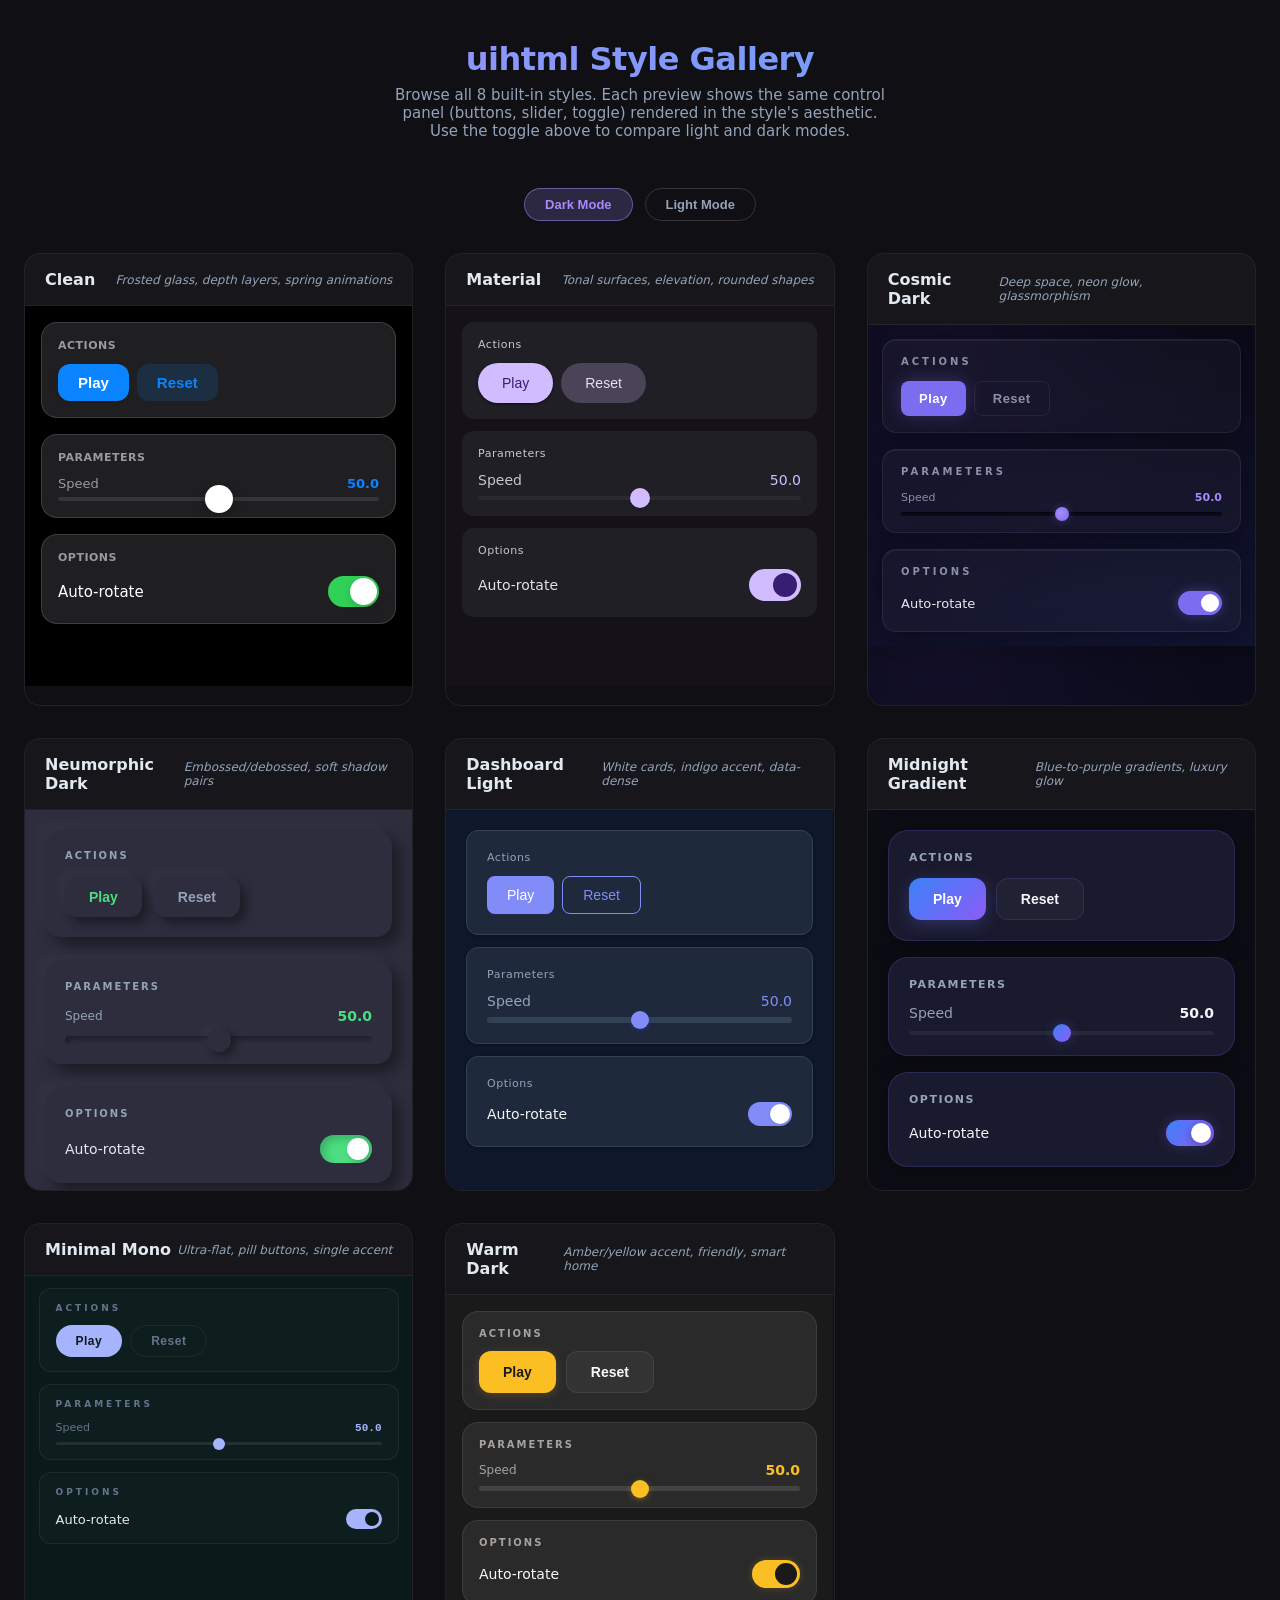
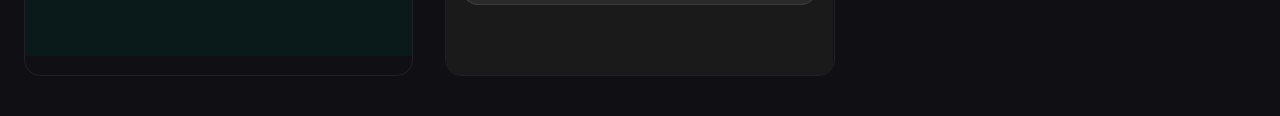
<file: simulator/acoustic_simulator/.claude/skills/matlab-uihtml-design/assets/style-gallery.html>
<!DOCTYPE html>
<html lang="en">
<head>
    <meta charset="UTF-8">
    <meta name="viewport" content="width=device-width, initial-scale=1.0">
    <title>MATLAB uihtml Style Gallery</title>
    <style>
        * { box-sizing: border-box; margin: 0; padding: 0; }

        body {
            font-family: 'Inter', -apple-system, BlinkMacSystemFont, 'Segoe UI', system-ui, sans-serif;
            background: #0f0f14;
            color: #e2e8f0;
            padding: 40px 24px;
            min-height: 100vh;
        }

        .gallery-header {
            text-align: center;
            margin-bottom: 48px;
        }

        .gallery-header h1 {
            font-size: 32px;
            font-weight: 700;
            letter-spacing: -0.5px;
            margin-bottom: 8px;
            background: linear-gradient(135deg, #a78bfa, #60a5fa);
            -webkit-background-clip: text;
            -webkit-text-fill-color: transparent;
        }

        .gallery-header p {
            font-size: 15px;
            color: #94a3b8;
            max-width: 500px;
            margin: 0 auto;
        }

        .gallery-grid {
            display: grid;
            grid-template-columns: repeat(auto-fill, minmax(380px, 1fr));
            gap: 32px;
            max-width: 1680px;
            margin: 0 auto;
        }

        .style-card {
            border-radius: 16px;
            overflow: hidden;
            border: 1px solid rgba(255, 255, 255, 0.08);
            transition: border-color 250ms ease, transform 250ms ease;
        }

        .style-card:hover {
            border-color: rgba(167, 139, 250, 0.4);
            transform: translateY(-2px);
        }

        .style-card-header {
            padding: 16px 20px;
            background: rgba(255, 255, 255, 0.03);
            border-bottom: 1px solid rgba(255, 255, 255, 0.06);
            display: flex;
            justify-content: space-between;
            align-items: center;
        }

        .style-card-header h2 {
            font-size: 16px;
            font-weight: 600;
        }

        .style-card-header .vibe {
            font-size: 12px;
            color: #94a3b8;
            font-style: italic;
        }

        .style-card iframe {
            width: 100%;
            height: 380px;
            border: none;
            display: block;
        }

        .theme-toggle-bar {
            display: flex;
            justify-content: center;
            gap: 12px;
            margin-bottom: 32px;
        }

        .theme-toggle-bar button {
            padding: 8px 20px;
            font-size: 13px;
            font-weight: 600;
            border: 1px solid rgba(255, 255, 255, 0.15);
            border-radius: 9999px;
            background: transparent;
            color: #94a3b8;
            cursor: pointer;
            transition: all 200ms ease;
        }

        .theme-toggle-bar button.active {
            background: rgba(167, 139, 250, 0.2);
            border-color: rgba(167, 139, 250, 0.5);
            color: #a78bfa;
        }

        .theme-toggle-bar button:hover:not(.active) {
            border-color: rgba(255, 255, 255, 0.3);
            color: #e2e8f0;
        }
    </style>
</head>
<body>

<div class="gallery-header">
    <h1>uihtml Style Gallery</h1>
    <p>Browse all 8 built-in styles. Each preview shows the same control panel (buttons, slider, toggle) rendered in the style's aesthetic. Use the toggle above to compare light and dark modes.</p>
</div>

<div class="theme-toggle-bar">
    <button class="active" onclick="setAllThemes('dark')">Dark Mode</button>
    <button onclick="setAllThemes('light')">Light Mode</button>
</div>

<div class="gallery-grid" id="gallery"></div>

<script>
// Each style's CSS is embedded inline via srcdoc for reliable cross-origin-free rendering.
// The HTML structure is identical for all — only CSS differs.

const previewHTML = `
<div class="controls-container">
    <div class="panel">
        <div class="section-label">Actions</div>
        <div class="button-group">
            <button class="btn btn-primary">Play</button>
            <button class="btn btn-secondary">Reset</button>
        </div>
    </div>
    <div class="panel">
        <div class="section-label">Parameters</div>
        <div class="slider-group">
            <div class="slider-header">
                <span class="slider-label">Speed</span>
                <span class="slider-value">50.0</span>
            </div>
            <input type="range" min="0" max="100" value="50">
        </div>
    </div>
    <div class="panel">
        <div class="section-label">Options</div>
        <div class="toggle-group">
            <span class="toggle-label">Auto-rotate</span>
            <div class="toggle active"></div>
        </div>
    </div>
</div>`;

const styles = [
    {
        name: "Clean",
        vibe: "Frosted glass, depth layers, spring animations",
        css: `
:root {
    --color-bg-primary: #F2F2F7;
    --color-surface: rgba(255, 255, 255, 0.72);
    --color-accent: #007AFF;
    --color-accent-container: rgba(0, 122, 255, 0.12);
    --color-success: #34C759;
    --color-text-primary: #000000;
    --color-text-secondary: rgba(60, 60, 67, 0.6);
    --color-border: rgba(60, 60, 67, 0.12);
    --color-fill: rgba(120, 120, 128, 0.12);
    --font-family: -apple-system, BlinkMacSystemFont, 'SF Pro Display', system-ui, sans-serif;
    --radius-md: 12px; --radius-lg: 16px;
    --shadow-sm: 0 0.5px 1px rgba(0,0,0,0.04), 0 2px 8px rgba(0,0,0,0.06);
    --blur-amount: 20px;
}
[data-theme="dark"] {
    --color-bg-primary: #000000;
    --color-surface: rgba(44, 44, 46, 0.72);
    --color-accent: #0A84FF;
    --color-accent-container: rgba(10, 132, 255, 0.15);
    --color-success: #30D158;
    --color-text-primary: #FFFFFF;
    --color-text-secondary: rgba(235, 235, 245, 0.6);
    --color-border: rgba(84, 84, 88, 0.6);
    --color-fill: rgba(120, 120, 128, 0.24);
    --shadow-sm: 0 1px 3px rgba(0,0,0,0.2), 0 0.5px 1px rgba(0,0,0,0.1);
}
body { font-family: var(--font-family); background: var(--color-bg-primary); color: var(--color-text-primary); padding: 16px; }
.controls-container { display: flex; flex-direction: column; gap: 16px; max-width: 400px; margin: 0 auto; }
.panel { background: var(--color-surface); backdrop-filter: blur(var(--blur-amount)) saturate(180%); -webkit-backdrop-filter: blur(var(--blur-amount)) saturate(180%); border-radius: var(--radius-lg); padding: 16px; border: 0.5px solid var(--color-border); box-shadow: var(--shadow-sm); }
.section-label { font-size: 11px; font-weight: 600; text-transform: uppercase; letter-spacing: 0.5px; color: var(--color-text-secondary); margin-bottom: 12px; }
.button-group { display: flex; gap: 8px; }
.btn { padding: 10px 20px; font-size: 15px; font-weight: 600; border: none; border-radius: var(--radius-md); cursor: pointer; }
.btn-primary { background: var(--color-accent); color: #FFF; box-shadow: var(--shadow-sm); }
.btn-secondary { background: var(--color-accent-container); color: var(--color-accent); }
.slider-group { display: flex; flex-direction: column; gap: 6px; }
.slider-header { display: flex; justify-content: space-between; align-items: center; }
.slider-label { font-size: 13px; font-weight: 500; color: var(--color-text-secondary); }
.slider-value { font-size: 13px; font-weight: 600; color: var(--color-accent); }
input[type="range"] { -webkit-appearance: none; width: 100%; height: 4px; border-radius: 2px; background: var(--color-fill); outline: none; }
input[type="range"]::-webkit-slider-thumb { -webkit-appearance: none; width: 28px; height: 28px; border-radius: 50%; background: #FFF; box-shadow: 0 0.5px 4px rgba(0,0,0,0.12), 0 6px 13px rgba(0,0,0,0.12); }
.toggle-group { display: flex; align-items: center; justify-content: space-between; }
.toggle-label { font-size: 15px; color: var(--color-text-primary); }
.toggle { width: 51px; height: 31px; border-radius: 15.5px; background: var(--color-fill); position: relative; cursor: pointer; }
.toggle.active { background: var(--color-success); }
.toggle::after { content: ''; position: absolute; width: 27px; height: 27px; border-radius: 50%; background: #FFF; top: 2px; left: 2px; box-shadow: 0 3px 8px rgba(0,0,0,0.15); }
.toggle.active::after { transform: translateX(20px); }
`
    },
    {
        name: "Material",
        vibe: "Tonal surfaces, elevation, rounded shapes",
        css: `
:root {
    --md-background: #FEF7FF; --md-surface-container: #F3EDF7; --md-surface-container-high: #ECE6F0;
    --md-primary: #6750A4; --md-on-primary: #FFFFFF; --md-secondary-container: #E8DEF8;
    --md-on-secondary-container: #1D192B; --md-outline: #79747E; --md-outline-variant: #CAC4D0;
    --md-on-surface: #1D1B20; --md-on-surface-variant: #49454F;
    --font-family: 'Roboto Flex', 'Google Sans', Roboto, system-ui, sans-serif;
    --shadow-1: 0 1px 2px rgba(0,0,0,0.3), 0 1px 3px rgba(0,0,0,0.15);
}
[data-theme="dark"] {
    --md-background: #141218; --md-surface-container: #211F26; --md-surface-container-high: #2B2930;
    --md-primary: #D0BCFF; --md-on-primary: #381E72; --md-secondary-container: #4A4458;
    --md-on-secondary-container: #E8DEF8; --md-outline: #938F99; --md-outline-variant: #49454F;
    --md-on-surface: #E6E0E9; --md-on-surface-variant: #CAC4D0;
    --shadow-1: 0 1px 3px rgba(0,0,0,0.4), 0 1px 2px rgba(0,0,0,0.3);
}
body { font-family: var(--font-family); background: var(--md-background); color: var(--md-on-surface); padding: 16px; }
.controls-container { display: flex; flex-direction: column; gap: 12px; max-width: 400px; margin: 0 auto; }
.panel { background: var(--md-surface-container); border-radius: 12px; padding: 16px; }
.section-label { font-size: 11px; font-weight: 500; letter-spacing: 0.5px; color: var(--md-on-surface-variant); margin-bottom: 12px; }
.button-group { display: flex; gap: 8px; }
.btn { padding: 10px 24px; font-size: 14px; font-weight: 500; border: none; border-radius: 20px; height: 40px; cursor: pointer; }
.btn-primary { background: var(--md-primary); color: var(--md-on-primary); box-shadow: var(--shadow-1); }
.btn-secondary { background: var(--md-secondary-container); color: var(--md-on-secondary-container); }
.slider-group { display: flex; flex-direction: column; gap: 8px; }
.slider-header { display: flex; justify-content: space-between; align-items: center; }
.slider-label { font-size: 14px; color: var(--md-on-surface-variant); }
.slider-value { font-size: 14px; font-weight: 500; color: var(--md-primary); }
input[type="range"] { -webkit-appearance: none; width: 100%; height: 4px; border-radius: 2px; background: var(--md-surface-container-high); outline: none; }
input[type="range"]::-webkit-slider-thumb { -webkit-appearance: none; width: 20px; height: 20px; border-radius: 50%; background: var(--md-primary); box-shadow: 0 1px 3px rgba(0,0,0,0.2); }
.toggle-group { display: flex; align-items: center; justify-content: space-between; }
.toggle-label { font-size: 14px; color: var(--md-on-surface); }
.toggle { width: 52px; height: 32px; border-radius: 16px; background: var(--md-surface-container-high); border: 2px solid var(--md-outline); position: relative; cursor: pointer; }
.toggle.active { background: var(--md-primary); border-color: var(--md-primary); }
.toggle::after { content: ''; position: absolute; width: 16px; height: 16px; border-radius: 50%; background: var(--md-outline); top: 6px; left: 6px; }
.toggle.active::after { transform: translateX(20px); width: 24px; height: 24px; top: 2px; left: 2px; background: var(--md-on-primary); }
`
    },
    {
        name: "Cosmic Dark",
        vibe: "Deep space, neon glow, glassmorphism",
        css: `
:root {
    --bg-deep: #f0f0f8; --bg-mid: #e8e8f4; --glass-bg: rgba(255,255,255,0.8); --glass-border: rgba(0,0,0,0.08);
    --accent-primary: #5b4cc4; --accent-secondary: #7c6cf0; --accent-glow: rgba(91,76,196,0.2);
    --text-primary: #1a1a2e; --text-secondary: #4a4e68;
    --font-family: 'Segoe UI', 'SF Pro Display', -apple-system, system-ui, sans-serif;
}
[data-theme="dark"] {
    --bg-deep: #0a0a18; --bg-mid: #10102a; --glass-bg: rgba(255,255,255,0.03); --glass-border: rgba(255,255,255,0.07);
    --accent-primary: #7c6cf0; --accent-secondary: #a78bfa; --accent-glow: rgba(124,108,240,0.35);
    --text-primary: #e8e8f0; --text-secondary: #8b8fa8;
}
body { font-family: var(--font-family); background: radial-gradient(ellipse at 20% 0%, rgba(60,40,120,0.15) 0%, transparent 60%), radial-gradient(ellipse at 80% 100%, rgba(30,50,100,0.12) 0%, transparent 60%), linear-gradient(180deg, var(--bg-deep) 0%, var(--bg-mid) 100%); color: var(--text-primary); padding: 14px; }
.controls-container { display: flex; flex-direction: column; gap: 16px; max-width: 400px; margin: 0 auto; }
.panel { background: var(--glass-bg); backdrop-filter: blur(12px); -webkit-backdrop-filter: blur(12px); border-radius: 14px; padding: 16px 18px; border: 1px solid var(--glass-border); box-shadow: inset 0 1px 0 rgba(255,255,255,0.06), 0 4px 24px rgba(0,0,0,0.3); }
.section-label { font-size: 10px; font-weight: 700; text-transform: uppercase; letter-spacing: 3px; color: var(--text-secondary); margin-bottom: 14px; }
.button-group { display: flex; gap: 8px; }
.btn { padding: 9px 18px; font-size: 13px; font-weight: 600; letter-spacing: 0.5px; border: none; border-radius: 8px; cursor: pointer; }
.btn-primary { background: var(--accent-primary); color: white; box-shadow: 0 0 16px var(--accent-glow), 0 2px 8px rgba(0,0,0,0.3); }
.btn-secondary { background: transparent; color: var(--text-secondary); border: 1px solid var(--glass-border); }
.slider-group { display: flex; flex-direction: column; gap: 8px; }
.slider-header { display: flex; justify-content: space-between; align-items: center; }
.slider-label { font-size: 11px; font-weight: 500; color: var(--text-secondary); }
.slider-value { font-size: 11px; font-weight: 700; color: var(--accent-secondary); }
input[type="range"] { -webkit-appearance: none; width: 100%; height: 4px; border-radius: 2px; background: var(--bg-deep); box-shadow: inset 0 1px 2px rgba(0,0,0,0.5); outline: none; }
input[type="range"]::-webkit-slider-thumb { -webkit-appearance: none; width: 14px; height: 14px; border-radius: 50%; background: radial-gradient(circle at 40% 40%, var(--accent-secondary) 0%, var(--accent-primary) 100%); box-shadow: 0 0 8px var(--accent-glow); }
.toggle-group { display: flex; align-items: center; justify-content: space-between; }
.toggle-label { font-size: 13px; color: var(--text-primary); }
.toggle { width: 44px; height: 24px; border-radius: 12px; background: var(--bg-deep); border: 1px solid var(--glass-border); position: relative; cursor: pointer; }
.toggle.active { background: var(--accent-primary); border-color: var(--accent-primary); box-shadow: 0 0 12px var(--accent-glow); }
.toggle::after { content: ''; position: absolute; width: 18px; height: 18px; border-radius: 50%; background: var(--text-secondary); top: 2px; left: 2px; }
.toggle.active::after { transform: translateX(20px); background: white; box-shadow: 0 0 6px var(--accent-glow); }
`
    },
    {
        name: "Neumorphic Dark",
        vibe: "Embossed/debossed, soft shadow pairs",
        css: `
:root {
    --color-bg: #e0e5ec; --shadow-dark: rgba(0,0,0,0.15); --shadow-light: rgba(255,255,255,0.8);
    --shadow-dark-inset: rgba(0,0,0,0.12); --shadow-light-inset: rgba(255,255,255,0.7);
    --color-accent: #16a34a; --color-text-primary: #1e293b; --color-text-secondary: #64748b;
    --font-family: -apple-system, BlinkMacSystemFont, 'Segoe UI', system-ui, sans-serif;
}
[data-theme="dark"] {
    --color-bg: #2d2d3d; --shadow-dark: rgba(0,0,0,0.4); --shadow-light: rgba(255,255,255,0.03);
    --shadow-dark-inset: rgba(0,0,0,0.35); --shadow-light-inset: rgba(255,255,255,0.02);
    --color-accent: #4ade80; --color-text-primary: #e2e8f0; --color-text-secondary: #94a3b8;
}
body { font-family: var(--font-family); background: var(--color-bg); color: var(--color-text-primary); padding: 20px; }
.controls-container { display: flex; flex-direction: column; gap: 24px; max-width: 400px; margin: 0 auto; }
.panel { background: var(--color-bg); border-radius: 16px; padding: 20px; box-shadow: 8px 8px 16px var(--shadow-dark), -8px -8px 16px var(--shadow-light); }
.section-label { font-size: 10px; font-weight: 700; text-transform: uppercase; letter-spacing: 2px; color: var(--color-text-secondary); margin-bottom: 16px; }
.button-group { display: flex; gap: 12px; }
.btn { padding: 12px 24px; font-size: 14px; font-weight: 600; border: none; border-radius: 12px; cursor: pointer; background: var(--color-bg); box-shadow: 6px 6px 12px var(--shadow-dark), -6px -6px 12px var(--shadow-light); }
.btn-primary { color: var(--color-accent); }
.btn-secondary { color: var(--color-text-secondary); }
.slider-group { display: flex; flex-direction: column; gap: 12px; }
.slider-header { display: flex; justify-content: space-between; align-items: center; }
.slider-label { font-size: 12px; font-weight: 500; color: var(--color-text-secondary); }
.slider-value { font-size: 14px; font-weight: 700; color: var(--color-accent); }
input[type="range"] { -webkit-appearance: none; width: 100%; height: 8px; border-radius: 4px; background: var(--color-bg); box-shadow: inset 3px 3px 6px var(--shadow-dark-inset), inset -3px -3px 6px var(--shadow-light-inset); outline: none; }
input[type="range"]::-webkit-slider-thumb { -webkit-appearance: none; width: 24px; height: 24px; border-radius: 50%; background: var(--color-bg); box-shadow: 4px 4px 8px var(--shadow-dark), -4px -4px 8px var(--shadow-light); }
.toggle-group { display: flex; align-items: center; justify-content: space-between; }
.toggle-label { font-size: 14px; color: var(--color-text-primary); }
.toggle { width: 52px; height: 28px; border-radius: 14px; background: var(--color-bg); box-shadow: inset 4px 4px 8px var(--shadow-dark-inset), inset -4px -4px 8px var(--shadow-light-inset); position: relative; cursor: pointer; }
.toggle.active { background: var(--color-accent); box-shadow: inset 4px 4px 8px rgba(0,0,0,0.2), inset -4px -4px 8px rgba(255,255,255,0.05); }
.toggle::after { content: ''; position: absolute; width: 22px; height: 22px; border-radius: 50%; background: var(--color-bg); top: 3px; left: 3px; box-shadow: 3px 3px 6px var(--shadow-dark), -3px -3px 6px var(--shadow-light); }
.toggle.active::after { transform: translateX(24px); background: #FFF; box-shadow: 2px 2px 4px rgba(0,0,0,0.2); }
`
    },
    {
        name: "Dashboard Light",
        vibe: "White cards, indigo accent, data-dense",
        css: `
:root {
    --color-bg: #f0f0f8; --color-surface: #FFFFFF; --color-primary: #4338ca; --color-primary-light: #e0e7ff;
    --color-on-primary: #FFFFFF; --color-text-primary: #1e1b4b; --color-text-secondary: #64748b;
    --color-border: #e2e8f0;
    --font-family: 'Inter', -apple-system, BlinkMacSystemFont, 'Segoe UI', system-ui, sans-serif;
    --shadow-card: 0 1px 3px rgba(0,0,0,0.04), 0 1px 2px rgba(0,0,0,0.02);
}
[data-theme="dark"] {
    --color-bg: #0f172a; --color-surface: #1e293b; --color-primary: #818cf8; --color-primary-light: rgba(129,140,248,0.15);
    --color-on-primary: #FFFFFF; --color-text-primary: #f1f5f9; --color-text-secondary: #94a3b8;
    --color-border: #334155;
    --shadow-card: 0 1px 3px rgba(0,0,0,0.2), 0 1px 2px rgba(0,0,0,0.1);
}
body { font-family: var(--font-family); background: var(--color-bg); color: var(--color-text-primary); padding: 20px; }
.controls-container { display: flex; flex-direction: column; gap: 12px; max-width: 400px; margin: 0 auto; }
.panel { background: var(--color-surface); border-radius: 12px; padding: 20px; border: 1px solid var(--color-border); box-shadow: var(--shadow-card); }
.section-label { font-size: 11px; font-weight: 500; letter-spacing: 0.5px; color: var(--color-text-secondary); margin-bottom: 12px; }
.button-group { display: flex; gap: 8px; }
.btn { padding: 10px 20px; font-size: 14px; font-weight: 500; border: none; border-radius: 8px; cursor: pointer; }
.btn-primary { background: var(--color-primary); color: var(--color-on-primary); box-shadow: 0 1px 3px rgba(67,56,202,0.2); }
.btn-secondary { background: transparent; color: var(--color-primary); border: 1.5px solid var(--color-primary); }
.slider-group { display: flex; flex-direction: column; gap: 8px; }
.slider-header { display: flex; justify-content: space-between; align-items: center; }
.slider-label { font-size: 14px; color: var(--color-text-secondary); }
.slider-value { font-size: 14px; font-weight: 500; color: var(--color-primary); }
input[type="range"] { -webkit-appearance: none; width: 100%; height: 6px; border-radius: 3px; background: var(--color-border); outline: none; }
input[type="range"]::-webkit-slider-thumb { -webkit-appearance: none; width: 18px; height: 18px; border-radius: 50%; background: var(--color-primary); box-shadow: 0 2px 6px rgba(67,56,202,0.3); }
.toggle-group { display: flex; align-items: center; justify-content: space-between; }
.toggle-label { font-size: 14px; color: var(--color-text-primary); }
.toggle { width: 44px; height: 24px; border-radius: 12px; background: var(--color-border); position: relative; cursor: pointer; }
.toggle.active { background: var(--color-primary); }
.toggle::after { content: ''; position: absolute; width: 20px; height: 20px; border-radius: 50%; background: #FFF; top: 2px; left: 2px; box-shadow: 0 1px 3px rgba(0,0,0,0.1); }
.toggle.active::after { transform: translateX(20px); }
`
    },
    {
        name: "Midnight Gradient",
        vibe: "Blue-to-purple gradients, luxury glow",
        css: `
:root {
    --color-bg: #f8fafc; --color-surface: #FFFFFF; --gradient-start: #2563eb; --gradient-end: #7c3aed;
    --color-accent-glow: rgba(79,70,229,0.2); --color-text-primary: #0f172a; --color-text-secondary: #475569;
    --color-border: rgba(79,70,229,0.15); --color-border-subtle: rgba(0,0,0,0.06);
    --font-family: 'Inter', -apple-system, BlinkMacSystemFont, 'Segoe UI', system-ui, sans-serif;
}
[data-theme="dark"] {
    --color-bg: #0c0c14; --color-surface: #1a1a2e; --gradient-start: #3b82f6; --gradient-end: #8b5cf6;
    --color-accent-glow: rgba(99,102,241,0.3); --color-text-primary: #f1f5f9; --color-text-secondary: #94a3b8;
    --color-border: rgba(99,102,241,0.2); --color-border-subtle: rgba(255,255,255,0.06);
}
body { font-family: var(--font-family); background: var(--color-bg); color: var(--color-text-primary); padding: 20px; }
.controls-container { display: flex; flex-direction: column; gap: 16px; max-width: 420px; margin: 0 auto; }
.panel { background: var(--color-surface); border-radius: 20px; padding: 20px; border: 1px solid var(--color-border); box-shadow: 0 4px 24px rgba(0,0,0,0.3), 0 0 1px rgba(99,102,241,0.1); }
.section-label { font-size: 11px; font-weight: 600; text-transform: uppercase; letter-spacing: 1.5px; color: var(--color-text-secondary); margin-bottom: 14px; }
.button-group { display: flex; gap: 10px; }
.btn { padding: 12px 24px; font-size: 14px; font-weight: 600; border: none; border-radius: 12px; cursor: pointer; }
.btn-primary { background: linear-gradient(135deg, var(--gradient-start) 0%, var(--gradient-end) 100%); color: #FFF; box-shadow: 0 4px 16px var(--color-accent-glow); }
.btn-secondary { background: rgba(255,255,255,0.03); color: var(--color-text-primary); border: 1px solid var(--color-border); }
.slider-group { display: flex; flex-direction: column; gap: 10px; }
.slider-header { display: flex; justify-content: space-between; align-items: center; }
.slider-label { font-size: 14px; color: var(--color-text-secondary); }
.slider-value { font-size: 14px; font-weight: 600; color: var(--color-text-primary); }
input[type="range"] { -webkit-appearance: none; width: 100%; height: 4px; border-radius: 2px; background: var(--color-border-subtle); outline: none; }
input[type="range"]::-webkit-slider-thumb { -webkit-appearance: none; width: 18px; height: 18px; border-radius: 50%; background: linear-gradient(135deg, var(--gradient-start), var(--gradient-end)); box-shadow: 0 0 12px var(--color-accent-glow); }
.toggle-group { display: flex; align-items: center; justify-content: space-between; }
.toggle-label { font-size: 14px; color: var(--color-text-primary); }
.toggle { width: 48px; height: 26px; border-radius: 13px; background: rgba(255,255,255,0.06); border: 1px solid var(--color-border-subtle); position: relative; cursor: pointer; }
.toggle.active { background: linear-gradient(135deg, var(--gradient-start), var(--gradient-end)); border-color: transparent; box-shadow: 0 0 12px var(--color-accent-glow); }
.toggle::after { content: ''; position: absolute; width: 20px; height: 20px; border-radius: 50%; background: var(--color-text-secondary); top: 2px; left: 2px; }
.toggle.active::after { transform: translateX(22px); background: #FFF; box-shadow: 0 2px 8px rgba(0,0,0,0.3); }
`
    },
    {
        name: "Minimal Mono",
        vibe: "Ultra-flat, pill buttons, single accent",
        css: `
:root {
    --color-bg: #f0fafa; --color-surface: rgba(0,0,0,0.02); --color-accent: #6366f1;
    --color-text-primary: #0f172a; --color-text-secondary: #475569; --color-text-muted: #94a3b8;
    --color-border: rgba(0,0,0,0.06); --color-track: rgba(0,0,0,0.08);
    --font-family: 'Inter', -apple-system, system-ui, sans-serif;
    --font-mono: 'SF Mono', 'JetBrains Mono', ui-monospace, monospace;
}
[data-theme="dark"] {
    --color-bg: #0a1a1a; --color-surface: rgba(255,255,255,0.02); --color-accent: #a5b4fc;
    --color-text-primary: #e2e8f0; --color-text-secondary: #64748b; --color-text-muted: #374151;
    --color-border: rgba(255,255,255,0.06); --color-track: rgba(255,255,255,0.08);
}
body { font-family: var(--font-family); background: var(--color-bg); color: var(--color-text-primary); padding: 12px; }
.controls-container { display: flex; flex-direction: column; gap: 12px; max-width: 360px; margin: 0 auto; }
.panel { background: var(--color-surface); border-radius: 12px; padding: 14px 16px; border: 1px solid var(--color-border); }
.section-label { font-size: 9px; font-weight: 700; text-transform: uppercase; letter-spacing: 3px; color: var(--color-text-secondary); margin-bottom: 12px; }
.button-group { display: flex; gap: 8px; }
.btn { padding: 8px 20px; font-size: 12px; font-weight: 600; letter-spacing: 0.5px; border: none; border-radius: 9999px; cursor: pointer; }
.btn-primary { background: var(--color-accent); color: #0a1a1a; }
.btn-secondary { background: transparent; color: var(--color-text-secondary); border: 1px solid var(--color-border); }
.slider-group { display: flex; flex-direction: column; gap: 8px; }
.slider-header { display: flex; justify-content: space-between; align-items: center; }
.slider-label { font-size: 11px; font-weight: 500; color: var(--color-text-secondary); }
.slider-value { font-family: var(--font-mono); font-size: 11px; font-weight: 600; color: var(--color-accent); }
input[type="range"] { -webkit-appearance: none; width: 100%; height: 3px; border-radius: 1.5px; background: var(--color-track); outline: none; }
input[type="range"]::-webkit-slider-thumb { -webkit-appearance: none; width: 12px; height: 12px; border-radius: 50%; background: var(--color-accent); }
.toggle-group { display: flex; align-items: center; justify-content: space-between; }
.toggle-label { font-size: 13px; color: var(--color-text-primary); }
.toggle { width: 36px; height: 20px; border-radius: 10px; background: var(--color-track); position: relative; cursor: pointer; }
.toggle.active { background: var(--color-accent); }
.toggle::after { content: ''; position: absolute; width: 14px; height: 14px; border-radius: 50%; background: var(--color-text-muted); top: 3px; left: 3px; }
.toggle.active::after { transform: translateX(16px); background: #0a1a1a; }
`
    },
    {
        name: "Warm Dark",
        vibe: "Amber/yellow accent, friendly, smart home",
        css: `
:root {
    --color-bg: #fafaf9; --color-surface: #FFFFFF; --color-surface-elevated: #f5f5f4;
    --color-accent: #d97706; --color-accent-hover: #b45309; --color-on-accent: #FFFFFF;
    --color-text-primary: #1c1917; --color-text-secondary: #78716c;
    --color-border: rgba(28,25,23,0.08); --color-track: rgba(28,25,23,0.12);
    --font-family: -apple-system, BlinkMacSystemFont, 'Segoe UI', system-ui, sans-serif;
}
[data-theme="dark"] {
    --color-bg: #1a1a1a; --color-surface: #2a2a2a; --color-surface-elevated: #333333;
    --color-accent: #fbbf24; --color-accent-hover: #f59e0b; --color-on-accent: #1a1a1a;
    --color-text-primary: #fafaf9; --color-text-secondary: #a8a29e;
    --color-border: rgba(168,162,158,0.15); --color-track: rgba(168,162,158,0.2);
}
body { font-family: var(--font-family); background: var(--color-bg); color: var(--color-text-primary); padding: 16px; }
.controls-container { display: flex; flex-direction: column; gap: 12px; max-width: 400px; margin: 0 auto; }
.panel { background: var(--color-surface); border-radius: 16px; padding: 16px; border: 1px solid var(--color-border); }
.section-label { font-size: 10px; font-weight: 700; text-transform: uppercase; letter-spacing: 2px; color: var(--color-text-secondary); margin-bottom: 12px; }
.button-group { display: flex; gap: 10px; }
.btn { padding: 12px 24px; font-size: 14px; font-weight: 600; border: none; border-radius: 12px; cursor: pointer; }
.btn-primary { background: var(--color-accent); color: var(--color-on-accent); box-shadow: 0 2px 8px rgba(251,191,36,0.2); }
.btn-secondary { background: var(--color-surface-elevated); color: var(--color-text-primary); border: 1px solid var(--color-border); }
.slider-group { display: flex; flex-direction: column; gap: 8px; }
.slider-header { display: flex; justify-content: space-between; align-items: center; }
.slider-label { font-size: 12px; font-weight: 500; color: var(--color-text-secondary); }
.slider-value { font-size: 14px; font-weight: 600; color: var(--color-accent); }
input[type="range"] { -webkit-appearance: none; width: 100%; height: 5px; border-radius: 2.5px; background: var(--color-track); outline: none; }
input[type="range"]::-webkit-slider-thumb { -webkit-appearance: none; width: 18px; height: 18px; border-radius: 50%; background: var(--color-accent); box-shadow: 0 2px 6px rgba(251,191,36,0.3); }
.toggle-group { display: flex; align-items: center; justify-content: space-between; }
.toggle-label { font-size: 14px; color: var(--color-text-primary); }
.toggle { width: 48px; height: 28px; border-radius: 14px; background: var(--color-track); position: relative; cursor: pointer; }
.toggle.active { background: var(--color-accent); box-shadow: 0 0 8px rgba(251,191,36,0.2); }
.toggle::after { content: ''; position: absolute; width: 22px; height: 22px; border-radius: 50%; background: var(--color-text-secondary); top: 3px; left: 3px; }
.toggle.active::after { transform: translateX(20px); background: var(--color-on-accent); }
`
    }
];

const gallery = document.getElementById('gallery');

styles.forEach((style, index) => {
    const card = document.createElement('div');
    card.className = 'style-card';

    const srcdoc = `<!DOCTYPE html><html data-theme="dark"><head><style>* { box-sizing: border-box; margin: 0; padding: 0; } ${style.css.replace(/"/g, '&quot;')}</style><script>window.addEventListener('message', function(e) { if (e.data && e.data.theme) { document.documentElement.setAttribute('data-theme', e.data.theme); } });<\/script></head><body>${previewHTML}</body></html>`;

    card.innerHTML = `
        <div class="style-card-header">
            <h2>${style.name}</h2>
            <span class="vibe">${style.vibe}</span>
        </div>
        <iframe id="frame-${index}" srcdoc="${srcdoc.replace(/"/g, '&quot;')}"></iframe>
    `;
    gallery.appendChild(card);
});

function setAllThemes(theme) {
    const buttons = document.querySelectorAll('.theme-toggle-bar button');
    buttons.forEach(btn => btn.classList.remove('active'));
    if (theme === 'dark') buttons[0].classList.add('active');
    else buttons[1].classList.add('active');

    document.querySelectorAll('.style-card iframe').forEach(iframe => {
        iframe.contentWindow.postMessage({ theme: theme }, '*');
    });
}
</script>

</body>
</html>
</file>
